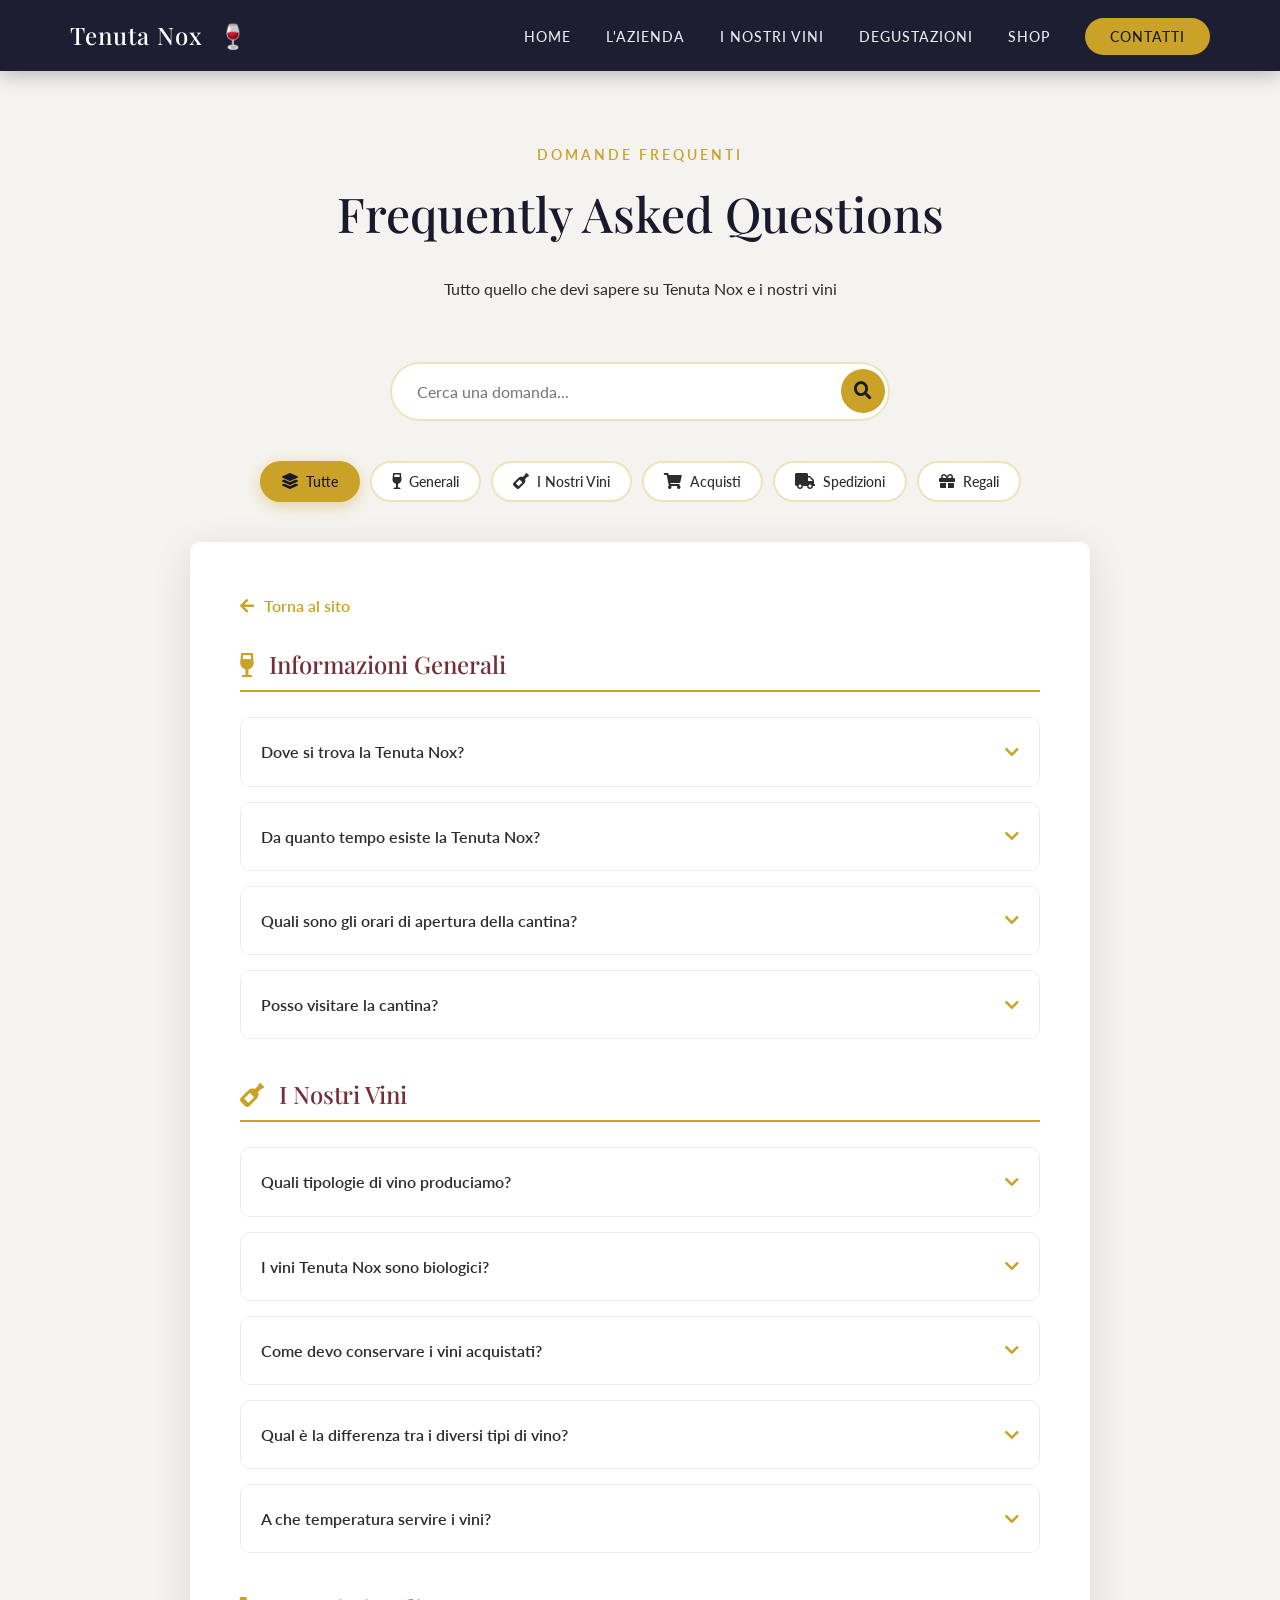
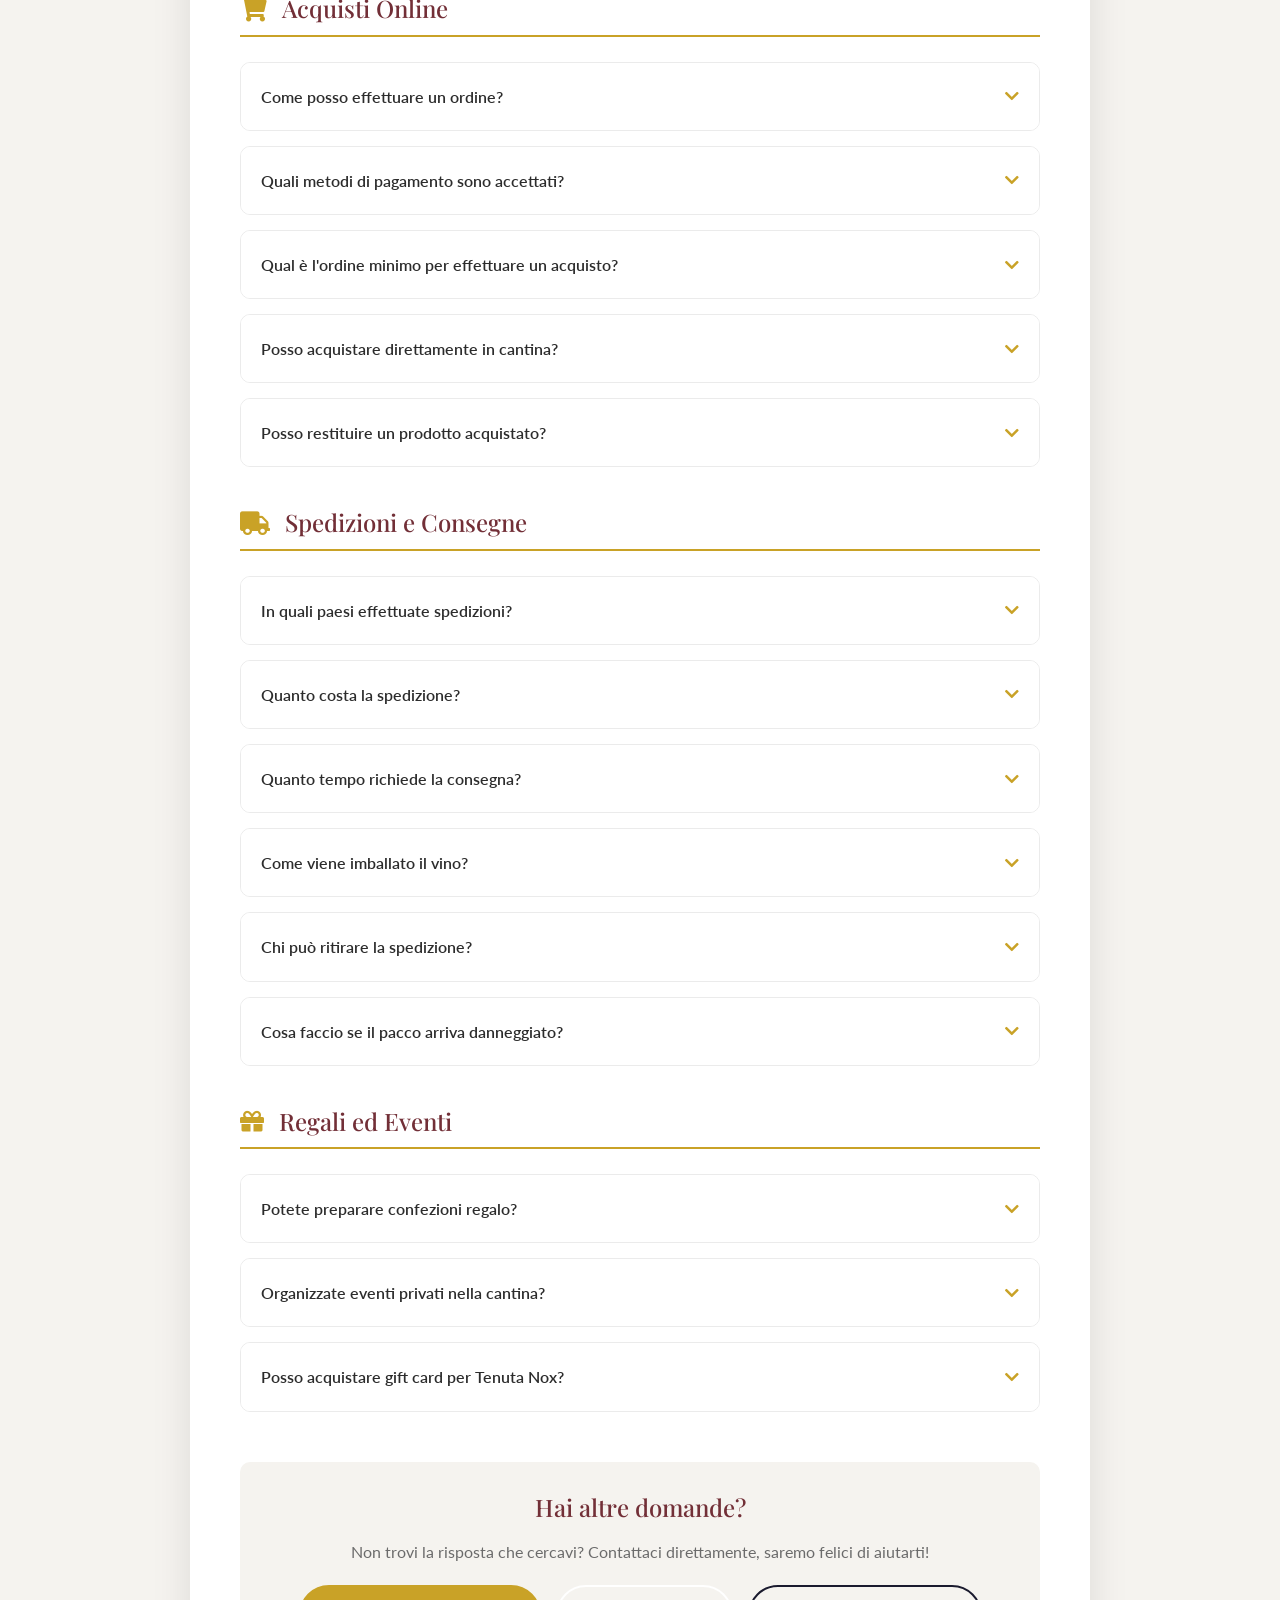
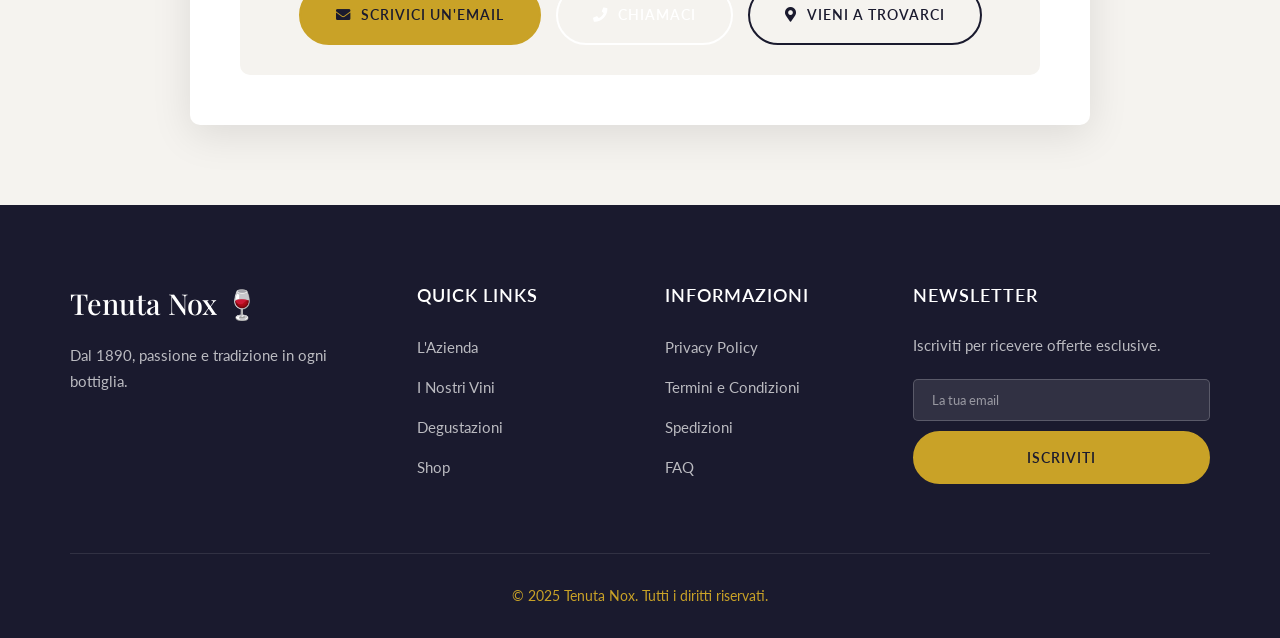
<file: faq.html>
<!DOCTYPE html>
<html lang="it">
<head>
    <meta charset="UTF-8">
    <meta name="viewport" content="width=device-width, initial-scale=1.0">
    <title>FAQ | Tenuta Nox</title>
    <link rel="stylesheet" href="style.css">
    <link rel="preconnect" href="https://fonts.googleapis.com">
    <link rel="preconnect" href="https://fonts.gstatic.com" crossorigin>
    <link href="https://fonts.googleapis.com/css2?family=Playfair+Display:ital,wght@0,400;0,500;0,600;1,400&family=Lato:wght@300;400;500&display=swap" rel="stylesheet">
    <link rel="stylesheet" href="https://use.fontawesome.com/releases/v5.3.1/css/all.css" integrity="sha384-mzrmE5qonljUremFsqc01SB46JvROS7bZs3IO2EmfFsd15uHvIt+Y8vEf7N7fWAU" crossorigin="anonymous">
    <style>
        .info-page {
            padding: 140px 0 80px;
            background: var(--bg-cream);
            min-height: 100vh;
        }
        
        .info-page-header {
            text-align: center;
            margin-bottom: 60px;
        }
        
        .info-page-header .section-subtitle {
            text-align: center;
        }
        
        .info-page-header .section-title {
            text-align: center;
            font-size: 3rem;
            margin-bottom: 30px;
        }
        
        /* Search Bar */
        .faq-search {
            max-width: 500px;
            margin: 0 auto 40px;
            position: relative;
        }
        
        .faq-search input {
            width: 100%;
            padding: 18px 50px 18px 25px;
            font-size: 1rem;
            border: 2px solid rgba(201, 162, 39, 0.3);
            border-radius: 50px;
            background: var(--white);
            transition: var(--transition);
            font-family: 'Lato', sans-serif;
        }
        
        .faq-search input:focus {
            outline: none;
            border-color: var(--primary-gold);
            box-shadow: 0 0 0 4px rgba(201, 162, 39, 0.1);
        }
        
        .faq-search button {
            position: absolute;
            right: 5px;
            top: 50%;
            transform: translateY(-50%);
            background: var(--primary-gold);
            border: none;
            width: 44px;
            height: 44px;
            border-radius: 50%;
            cursor: pointer;
            transition: var(--transition);
            color: var(--dark-blue);
        }
        
        .faq-search button:hover {
            background: var(--primary-gold-dark);
        }
        
        .faq-search button i {
            font-size: 1.1rem;
        }
        
        /* No results message */
        .faq-no-results {
            display: none;
            text-align: center;
            padding: 40px;
            color: var(--text-light);
        }
        
        .faq-no-results i {
            font-size: 3rem;
            margin-bottom: 20px;
            color: var(--primary-gold);
        }
        
        .faq-no-results h3 {
            margin-bottom: 10px;
            color: var(--text-dark);
        }
        
        /* Category Navigation */
        .faq-categories {
            display: flex;
            justify-content: center;
            flex-wrap: wrap;
            gap: 10px;
            margin-bottom: 40px;
        }
        
        .faq-category-btn {
            padding: 10px 20px;
            background: var(--white);
            border: 2px solid rgba(201, 162, 39, 0.3);
            border-radius: 25px;
            cursor: pointer;
            font-family: 'Lato', sans-serif;
            font-size: 0.9rem;
            font-weight: 500;
            color: var(--text-dark);
            transition: var(--transition);
            display: flex;
            align-items: center;
            gap: 8px;
        }
        
        .faq-category-btn:hover,
        .faq-category-btn.active {
            background: var(--primary-gold);
            border-color: var(--primary-gold);
            color: var(--dark-blue);
        }
        
        .faq-category-btn.active {
            box-shadow: 0 4px 15px rgba(201, 162, 39, 0.4);
        }
        
        .faq-category-btn i {
            font-size: 1rem;
        }
        
        .info-content {
            background: var(--white);
            padding: 50px;
            border-radius: 10px;
            box-shadow: var(--shadow);
            max-width: 900px;
            margin: 0 auto;
            position: relative;
        }
        
        .info-content .back-link {
            display: inline-flex;
            align-items: center;
            gap: 10px;
            margin-bottom: 30px;
            color: var(--primary-gold);
            font-weight: 600;
            transition: var(--transition);
        }
        
        .info-content .back-link:hover {
            color: var(--burgundy);
        }
        
        .faq-section {
            margin-bottom: 40px;
        }
        
        .faq-section h2 {
            font-family: 'Playfair Display', serif;
            font-size: 1.5rem;
            color: var(--burgundy);
            margin-bottom: 25px;
            padding-bottom: 10px;
            border-bottom: 2px solid var(--primary-gold);
            display: flex;
            align-items: center;
            gap: 15px;
        }
        
        .faq-section h2 i {
            color: var(--primary-gold);
        }
        
        .faq-item {
            margin-bottom: 15px;
            border: 1px solid rgba(0,0,0,0.08);
            border-radius: 10px;
            overflow: hidden;
            transition: var(--transition);
        }
        
        .faq-item:hover {
            border-color: rgba(201, 162, 39, 0.3);
            box-shadow: 0 4px 15px rgba(0, 0, 0, 0.05);
        }
        
        .faq-item.highlight {
            border-color: var(--primary-gold);
            background: rgba(201, 162, 39, 0.03);
        }
        
        .faq-question {
            padding: 20px;
            background: var(--white);
            cursor: pointer;
            display: flex;
            justify-content: space-between;
            align-items: center;
            font-weight: 600;
            color: var(--text-dark);
            transition: var(--transition);
        }
        
        .faq-question:hover {
            background: var(--bg-light);
        }
        
        .faq-question span {
            flex: 1;
            padding-right: 15px;
        }
        
        .faq-question i {
            color: var(--primary-gold);
            transition: var(--transition);
            flex-shrink: 0;
        }
        
        .faq-item.active .faq-question i {
            transform: rotate(180deg);
        }
        
        .faq-answer {
            padding: 0 20px;
            max-height: 0;
            overflow: hidden;
            transition: all 0.4s ease;
            background: var(--bg-light);
        }
        
        .faq-item.active .faq-answer {
            padding: 20px;
            max-height: 500px;
        }
        
        .faq-answer p {
            color: var(--text-dark);
            line-height: 1.8;
            margin-bottom: 15px;
        }
        
        .faq-answer p:last-child {
            margin-bottom: 0;
        }
        
        .faq-answer ul {
            margin: 15px 0 15px 30px;
            list-style: disc;
        }
        
        .faq-answer li {
            color: var(--text-dark);
            margin-bottom: 8px;
            line-height: 1.6;
        }
        
        .faq-answer a {
            color: var(--burgundy);
            text-decoration: underline;
        }
        
        .faq-answer a:hover {
            color: var(--primary-gold);
        }
        
        /* Helpful feedback */
        .faq-helpful {
            display: flex;
            align-items: center;
            gap: 15px;
            margin-top: 20px;
            padding-top: 20px;
            border-top: 1px solid rgba(0,0,0,0.1);
            opacity: 0;
            transition: var(--transition);
        }
        
        .faq-item.active .faq-helpful {
            opacity: 1;
        }
        
        .faq-helpful span {
            font-size: 0.9rem;
            color: var(--text-light);
        }
        
        .faq-helpful-btn {
            padding: 8px 16px;
            background: var(--white);
            border: 1px solid rgba(0,0,0,0.2);
            border-radius: 20px;
            cursor: pointer;
            font-size: 0.85rem;
            font-family: 'Lato', sans-serif;
            transition: var(--transition);
            display: flex;
            align-items: center;
            gap: 5px;
        }
        
        .faq-helpful-btn:hover {
            border-color: var(--primary-gold);
            background: rgba(201, 162, 39, 0.1);
        }
        
        .faq-helpful-btn.active {
            background: var(--primary-gold);
            border-color: var(--primary-gold);
            color: var(--dark-blue);
        }
        
        /* Back to top button */
        .back-to-top {
            position: fixed;
            bottom: 30px;
            right: 30px;
            width: 50px;
            height: 50px;
            background: var(--burgundy);
            color: var(--white);
            border: none;
            border-radius: 50%;
            cursor: pointer;
            opacity: 0;
            visibility: hidden;
            transition: var(--transition);
            box-shadow: var(--shadow);
            z-index: 1000;
            display: flex;
            align-items: center;
            justify-content: center;
        }
        
        .back-to-top.visible {
            opacity: 1;
            visibility: visible;
        }
        
        .back-to-top:hover {
            background: var(--primary-gold);
            transform: translateY(-5px);
        }
        
        .back-to-top i {
            font-size: 1.2rem;
        }
        
        .faq-contact {
            background: var(--bg-cream);
            padding: 30px;
            border-radius: 10px;
            text-align: center;
            margin-top: 50px;
        }
        
        .faq-contact h3 {
            font-family: 'Playfair Display', serif;
            font-size: 1.5rem;
            color: var(--burgundy);
            margin-bottom: 15px;
        }
        
        .faq-contact p {
            color: var(--text-light);
            margin-bottom: 20px;
        }
        
        .faq-contact-buttons {
            display: flex;
            gap: 15px;
            justify-content: center;
            flex-wrap: wrap;
        }
        
        @media (max-width: 768px) {
            .info-content {
                padding: 30px 20px;
            }
            
            .info-page-header .section-title {
                font-size: 2.2rem;
            }
            
            .faq-search {
                padding: 0 10px;
            }
            
            .faq-categories {
                gap: 8px;
            }
            
            .faq-category-btn {
                padding: 8px 15px;
                font-size: 0.85rem;
            }
            
            .faq-category-btn i {
                display: none;
            }
            
            .faq-question {
                padding: 15px;
                font-size: 0.95rem;
            }
            
            .faq-item.active .faq-answer {
                padding: 15px;
            }
            
            .faq-contact-buttons {
                flex-direction: column;
                align-items: center;
            }
            
            .back-to-top {
                bottom: 20px;
                right: 20px;
                width: 44px;
                height: 44px;
            }
        }
    </style>
</head>
<body>
    <!-- Navigation -->
    <nav class="main-nav scrolled">
        <div class="nav-container">
            <a href="index.html" class="nav-logo">
                Tenuta Nox <span class="logo-icon">🍷</span>
            </a>
            <ul class="nav-menu">
                <li><a href="index.html#home" class="nav-link">Home</a></li>
                <li><a href="index.html#azienda" class="nav-link">L'Azienda</a></li>
                <li><a href="index.html#vini" class="nav-link">I Nostri Vini</a></li>
                <li><a href="index.html#degustazioni" class="nav-link">Degustazioni</a></li>
                <li><a href="index.html#shop" class="nav-link">Shop</a></li>
                <li><a href="index.html#contatti" class="nav-link nav-cta">Contatti</a></li>
            </ul>
            <button class="nav-toggle" aria-label="Menu">
                <span></span>
                <span></span>
                <span></span>
            </button>
        </div>
    </nav>

    <!-- FAQ Content -->
    <section class="info-page">
        <div class="container">
            <div class="info-page-header">
                <span class="section-subtitle">Domande Frequenti</span>
                <h1 class="section-title">Frequently Asked Questions</h1>
                <p>Tutto quello che devi sapere su Tenuta Nox e i nostri vini</p>
            </div>
            
            <!-- Search Bar -->
            <div class="faq-search">
                <input type="text" id="faq-search-input" placeholder="Cerca una domanda..." aria-label="Cerca nelle FAQ">
                <button type="button" aria-label="Cerca">
                    <i class="fas fa-search"></i>
                </button>
            </div>
            
            <!-- Category Navigation -->
            <div class="faq-categories">
                <button class="faq-category-btn active" data-category="all">
                    <i class="fas fa-layer-group"></i> Tutte
                </button>
                <button class="faq-category-btn" data-category="general">
                    <i class="fas fa-wine-glass-alt"></i> Generali
                </button>
                <button class="faq-category-btn" data-category="vini">
                    <i class="fas fa-wine-bottle"></i> I Nostri Vini
                </button>
                <button class="faq-category-btn" data-category="shop">
                    <i class="fas fa-shopping-cart"></i> Acquisti
                </button>
                <button class="faq-category-btn" data-category="spedizioni">
                    <i class="fas fa-truck"></i> Spedizioni
                </button>
                <button class="faq-category-btn" data-category="eventi">
                    <i class="fas fa-gift"></i> Regali
                </button>
            </div>
            
            <!-- No Results Message -->
            <div class="faq-no-results" id="faq-no-results">
                <i class="fas fa-search"></i>
                <h3>Nessun risultato trovato</h3>
                <p>Prova a modificare la tua ricerca o sfoglia le categorie qui sopra.</p>
            </div>
            
            <div class="info-content" id="faq-content">
                <a href="index.html" class="back-link">
                    <i class="fas fa-arrow-left"></i> Torna al sito
                </a>
                
                <!-- General Questions -->
                <div class="faq-section" data-category="general">
                    <h2><i class="fas fa-wine-glass-alt"></i> Informazioni Generali</h2>
                    
                    <div class="faq-item" data-keywords="posizione dove si trova indirizzo">
                        <div class="faq-question">
                            <span>Dove si trova la Tenuta Nox?</span>
                            <i class="fas fa-chevron-down"></i>
                        </div>
                        <div class="faq-answer">
                            <p>La Tenuta Nox si trova nel cuore delle colline di Alba, in provincia di Cuneo, Piemonte. Il nostro indirizzo è Via delle Vigne, 123, 12050 Alba (CN). La cantina è immersa in un paesaggio collinare ideale per la coltivazione delle uve, a pochi chilometri dal centro storico di Alba.</p>
                            <div class="faq-helpful">
                                <span>Questa risposta è stata utile?</span>
                                <button class="faq-helpful-btn" data-value="yes"><i class="fas fa-thumbs-up"></i> Sì</button>
                                <button class="faq-helpful-btn" data-value="no"><i class="fas fa-thumbs-down"></i> No</button>
                            </div>
                        </div>
                    </div>
                    
                    <div class="faq-item" data-keywords="storia anno fondazione 1890 famiglia generazioni">
                        <div class="faq-question">
                            <span>Da quanto tempo esiste la Tenuta Nox?</span>
                            <i class="fas fa-chevron-down"></i>
                        </div>
                        <div class="faq-answer">
                            <p>La Tenuta Nox è stata fondata nel 1890 dalla famiglia Nox. Da oltre quattro generazioni, coltiviamo con passione e dedizione le nostre viti, tramandando di padre in figlio i segreti della vinificazione e il profondo rispetto per il territorio.</p>
                            <div class="faq-helpful">
                                <span>Questa risposta è stata utile?</span>
                                <button class="faq-helpful-btn" data-value="yes"><i class="fas fa-thumbs-up"></i> Sì</button>
                                <button class="faq-helpful-btn" data-value="no"><i class="fas fa-thumbs-down"></i> No</button>
                            </div>
                        </div>
                    </div>
                    
                    <div class="faq-item" data-keywords="orari apertura lunedì martedì mercoledì giovedì venerdì sabato domenica chiusura">
                        <div class="faq-question">
                            <span>Quali sono gli orari di apertura della cantina?</span>
                            <i class="fas fa-chevron-down"></i>
                        </div>
                        <div class="faq-answer">
                            <p>La nostra cantina è aperta al pubblico con i seguenti orari:</p>
                            <ul>
                                <li><strong>Lunedì - Venerdì:</strong> 9:00-12:30 e 14:30-18:30</li>
                                <li><strong>Sabato:</strong> 9:00-13:00</li>
                                <li><strong>Domenica:</strong> Chiuso (su prenotazione per gruppi)</li>
                            </ul>
                            <p>Consigliamo di prenotare la vostra visita in anticipo, soprattutto per i fine settimana e i periodi di festa.</p>
                            <div class="faq-helpful">
                                <span>Questa risposta è stata utile?</span>
                                <button class="faq-helpful-btn" data-value="yes"><i class="fas fa-thumbs-up"></i> Sì</button>
                                <button class="faq-helpful-btn" data-value="no"><i class="fas fa-thumbs-down"></i> No</button>
                            </div>
                        </div>
                    </div>
                    
                    <div class="faq-item" data-keywords="visita cantina tour degustazione prenotazione guidata">
                        <div class="faq-question">
                            <span>Posso visitare la cantina?</span>
                            <i class="fas fa-chevron-down"></i>
                        </div>
                        <div class="faq-answer">
                            <p>Certo! Offriamo diverse esperienze di visita alla cantina:</p>
                            <ul>
                                <li><strong>Visita Classica:</strong> Un tour guidato attraverso le nostre barricaie e cantine storiche</li>
                                <li><strong>Degustazione Classica:</strong> Assaggio di 5 vini rappresentativi della nostra produzione</li>
                                <li><strong>Degustazione Premium:</strong> Un viaggio attraverso le nostre riserve più pregiate</li>
                                <li><strong>Degustazione Gourmet:</strong> Abbinamento vini-menu preparato da uno chef locale</li>
                            </ul>
                            <p>Tutte le visite devono essere prenotate in anticipo. Visitare la sezione <a href="index.html#degustazioni">Degustazioni</a> del nostro sito per maggiori dettagli.</p>
                            <div class="faq-helpful">
                                <span>Questa risposta è stata utile?</span>
                                <button class="faq-helpful-btn" data-value="yes"><i class="fas fa-thumbs-up"></i> Sì</button>
                                <button class="faq-helpful-btn" data-value="no"><i class="fas fa-thumbs-down"></i> No</button>
                            </div>
                        </div>
                    </div>
                </div>
                
                <!-- Products Questions -->
                <div class="faq-section" data-category="vini">
                    <h2><i class="fas fa-wine-bottle"></i> I Nostri Vini</h2>
                    
                    <div class="faq-item" data-keywords="tipologie vini rossi bianchi spumanti passiti barbera nebbiolo chardonnay moscato">
                        <div class="faq-question">
                            <span>Quali tipologie di vino produciamo?</span>
                            <i class="fas fa-chevron-down"></i>
                        </div>
                        <div class="faq-answer">
                            <p>La Tenuta Nox produce un'ampia gamma di vini per soddisfare ogni gusto:</p>
                            <ul>
                                <li><strong>Vini Rossi:</strong> Tenuta Nox DOC, Riserva Speciale, Barbera d'Asti, Nebbiolo d'Alba</li>
                                <li><strong>Vini Bianchi:</strong> Chardonnay Tenuta Nox, Sauvignon Blanc, Roero Arneis, Moscato d'Asti</li>
                                <li><strong>Spumanti:</strong> Brut Millesimato, Rosé Brut, Extra Dry</li>
                                <li><strong>Passiti:</strong> Moscato Passito, Malvasia Passita, Vin Santo</li>
                            </ul>
                            <div class="faq-helpful">
                                <span>Questa risposta è stata utile?</span>
                                <button class="faq-helpful-btn" data-value="yes"><i class="fas fa-thumbs-up"></i> Sì</button>
                                <button class="faq-helpful-btn" data-value="no"><i class="fas fa-thumbs-down"></i> No</button>
                            </div>
                        </div>
                    </div>
                    
                    <div class="faq-item" data-keywords="biologico bio certificato sostenibile ambiente">
                        <div class="faq-question">
                            <span>I vini Tenuta Nox sono biologici?</span>
                            <i class="fas fa-chevron-down"></i>
                        </div>
                        <div class="faq-answer">
                            <p>Sì! La nostra linea "Bio" è certificata biologica. Coltiviamo le nostre uve Bio secondo i rigidi regolamenti europei, evitando pesticidi e fertilizzanti chimici di sintesi. Inoltre, offriamo una <strong>Degustazione Bio</strong> dedicata proprio a questi vini, dove potrete scoprire i nostri vitigni coltivati con metodi sostenibili e rispettosi dell'ambiente.</p>
                            <div class="faq-helpful">
                                <span>Questa risposta è stata utile?</span>
                                <button class="faq-helpful-btn" data-value="yes"><i class="fas fa-thumbs-up"></i> Sì</button>
                                <button class="faq-helpful-btn" data-value="no"><i class="fas fa-thumbs-down"></i> No</button>
                            </div>
                        </div>
                    </div>
                    
                    <div class="faq-item" data-keywords="conservare vino cantina temperatura umidità posizione">
                        <div class="faq-question">
                            <span>Come devo conservare i vini acquistati?</span>
                            <i class="fas fa-chevron-down"></i>
                        </div>
                        <div class="faq-answer">
                            <p>Per una conservazione ottimale dei vini, consigliamo:</p>
                            <ul>
                                <li><strong>Temperatura:</strong> Tra i 12-15°C, costante e lontano da fonti di calore</li>
                                <li><strong>Umidità:</strong> Tra il 65-75% per mantenere i tappi in condizioni ideali</li>
                                <li><strong>Luce:</strong> Tenere al riparo dalla luce diretta del sole e da lampade intense</li>
                                <li><strong>Posizione:</strong> Bottiglie di vino rosso coricate, vini bianchi in posizione verticale</li>
                                <li><strong>Quietud:</strong> Evitare vibrazioni frequenti</li>
                            </ul>
                            <p>Per vini da lungo invecchiamento, una cantina climatizzata è l'ideale.</p>
                            <div class="faq-helpful">
                                <span>Questa risposta è stata utile?</span>
                                <button class="faq-helpful-btn" data-value="yes"><i class="fas fa-thumbs-up"></i> Sì</button>
                                <button class="faq-helpful-btn" data-value="no"><i class="fas fa-thumbs-down"></i> No</button>
                            </div>
                        </div>
                    </div>
                    
                    <div class="faq-item" data-keywords="differenza tipi rosso bianco spumante passito tannini acidità">
                        <div class="faq-question">
                            <span>Qual è la differenza tra i diversi tipi di vino?</span>
                            <i class="fas fa-chevron-down"></i>
                        </div>
                        <div class="faq-answer">
                            <p>Ecco una breve guida:</p>
                            <ul>
                                <li><strong>Vini Rossi:</strong> Fermentati con le bucce, hanno tannicità e colore. Ideali con carni, formaggi stagionati e piatti strutturati.</li>
                                <li><strong>Vini Bianchi:</strong> Fermentati senza bucce (o con breve contatto), sono freschi e aromatici. Perfetti con pesce, verdure e formaggi freschi.</li>
                                <li><strong>Spumanti:</strong> Hanno bollicine naturali da seconda fermentazione. L'Extra Dry è più dolce, il Brut è più secco.</li>
                                <li><strong>Passiti:</strong> Vini dolci da uve appassite. Ideali con dessert, formaggi erborinati o come vino da meditazione.</li>
                            </ul>
                            <div class="faq-helpful">
                                <span>Questa risposta è stata utile?</span>
                                <button class="faq-helpful-btn" data-value="yes"><i class="fas fa-thumbs-up"></i> Sì</button>
                                <button class="faq-helpful-btn" data-value="no"><i class="fas fa-thumbs-down"></i> No</button>
                            </div>
                        </div>
                    </div>
                    
                    <div class="faq-item" data-keywords="temperatura servizio freddo fresco temperatura ambiente">
                        <div class="faq-question">
                            <span>A che temperatura servire i vini?</span>
                            <i class="fas fa-chevron-down"></i>
                        </div>
                        <div class="faq-answer">
                            <p>Le temperature di servizio consigliate variano in base al tipo di vino:</p>
                            <ul>
                                <li><strong>Spumanti e Bianchi freschi:</strong> 6-8°C</li>
                                <li><strong>Bianchi strutturati:</strong> 10-12°C</li>
                                <li><strong>Vini rosati:</strong> 10-12°C</li>
                                <li><strong>Vini rossi giovani:</strong> 14-16°C</li>
                                <li><strong>Vini rossi invecchiati:</strong> 16-18°C</li>
                                <li><strong>Passiti:</strong> 10-12°C</li>
                            </ul>
                            <p>È sempre meglio servire il vino troppo fresco che troppo caldo: potete sempre lasciarlo "respirare" per raggiungere la temperatura ideale.</p>
                            <div class="faq-helpful">
                                <span>Questa risposta è stata utile?</span>
                                <button class="faq-helpful-btn" data-value="yes"><i class="fas fa-thumbs-up"></i> Sì</button>
                                <button class="faq-helpful-btn" data-value="no"><i class="fas fa-thumbs-down"></i> No</button>
                            </div>
                        </div>
                    </div>
                </div>
                
                <!-- Online Shop Questions -->
                <div class="faq-section" data-category="shop">
                    <h2><i class="fas fa-shopping-cart"></i> Acquisti Online</h2>
                    
                    <div class="faq-item" data-keywords="ordine acquistare come fare procedura checkout">
                        <div class="faq-question">
                            <span>Come posso effettuare un ordine?</span>
                            <i class="fas fa-chevron-down"></i>
                        </div>
                        <div class="faq-answer">
                            <p>Acquistare sul nostro shop online è semplice:</p>
                            <ul>
                                <li>Sfoglia il catalogo e aggiungi i prodotti al carrello</li>
                                <li>Registrati o accedi al tuo account</li>
                                <li>Seleziona l'indirizzo di consegna</li>
                                <li>Scegli il metodo di pagamento preferito</li>
                                <li>Conferma l'ordine</li>
                            </ul>
                            <p>Riceverai una email di conferma con tutti i dettagli dell'ordine e il tracciamento della spedizione.</p>
                            <div class="faq-helpful">
                                <span>Questa risposta è stata utile?</span>
                                <button class="faq-helpful-btn" data-value="yes"><i class="fas fa-thumbs-up"></i> Sì</button>
                                <button class="faq-helpful-btn" data-value="no"><i class="fas fa-thumbs-down"></i> No</button>
                            </div>
                        </div>
                    </div>
                    
                    <div class="faq-item" data-keywords="pagamento carta credito paypal bonifico contrassegno metodi">
                        <div class="faq-question">
                            <span>Quali metodi di pagamento sono accettati?</span>
                            <i class="fas fa-chevron-down"></i>
                        </div>
                        <div class="faq-answer">
                            <p>Accettiamo i seguenti metodi di pagamento:</p>
                            <ul>
                                <li><strong>Carte di credito/debito:</strong> Visa, Mastercard, American Express</li>
                                <li><strong>PayPal:</strong> Per pagamenti rapidi e sicuri</li>
                                <li><strong>Bonifico bancario:</strong> Le coordinate bancarie saranno inviate via email</li>
                                <li><strong>Contrassegno:</strong> Pagamento alla consegna (solo Italia, costo aggiuntivo €3)</li>
                            </ul>
                            <p>Tutte le transazioni sono protette con crittografia SSL.</p>
                            <div class="faq-helpful">
                                <span>Questa risposta è stata utile?</span>
                                <button class="faq-helpful-btn" data-value="yes"><i class="fas fa-thumbs-up"></i> Sì</button>
                                <button class="faq-helpful-btn" data-value="no"><i class="fas fa-thumbs-down"></i> No</button>
                            </div>
                        </div>
                    </div>
                    
                    <div class="faq-item" data-keywords="ordine minimo importo limite">
                        <div class="faq-question">
                            <span>Qual è l'ordine minimo per effettuare un acquisto?</span>
                            <i class="fas fa-chevron-down"></i>
                        </div>
                        <div class="faq-answer">
                            <p>Non c'è un importo minimo per gli ordini online. Tuttavia, per ordini inferiori a €50 in Italia, viene applicata una tariffa di spedizione di €9,90. Ricorda che la spedizione è gratuita per ordini superiori a €150 in Italia!</p>
                            <div class="faq-helpful">
                                <span>Questa risposta è stata utile?</span>
                                <button class="faq-helpful-btn" data-value="yes"><i class="fas fa-thumbs-up"></i> Sì</button>
                                <button class="faq-helpful-btn" data-value="no"><i class="fas fa-thumbs-down"></i> No</button>
                            </div>
                        </div>
                    </div>
                    
                    <div class="faq-item" data-keywords="acquisto diretto in cantina ritirare prodotti">
                        <div class="faq-question">
                            <span>Posso acquistare direttamente in cantina?</span>
                            <i class="fas fa-chevron-down"></i>
                        </div>
                        <div class="faq-answer">
                            <p>Sì, è possibile acquistare direttamente presso la nostra cantina. Potrete vedere e scegliere personalmente i nostri vini, e i nostri esperti saranno a disposizione per consigliarvi. Inoltre, riserviamo spesso edizioni speciali disponibili solo in cantina!</p>
                            <p>Durante la visita, potete anche ritirare gli ordini online effettuati in precedenza, selezionando l'opzione "Ritiro in Cantina" al checkout.</p>
                            <div class="faq-helpful">
                                <span>Questa risposta è stata utile?</span>
                                <button class="faq-helpful-btn" data-value="yes"><i class="fas fa-thumbs-up"></i> Sì</button>
                                <button class="faq-helpful-btn" data-value="no"><i class="fas fa-thumbs-down"></i> No</button>
                            </div>
                        </div>
                    </div>
                    
                    <div class="faq-item" data-keywords="restituire recesso rimborso 14 giorni">
                        <div class="faq-question">
                            <span>Posso restituire un prodotto acquistato?</span>
                            <i class="fas fa-chevron-down"></i>
                        </div>
                        <div class="faq-answer">
                            <p>In conformità con il Codice del Consumo, avete il diritto di recedere dall'acquisto entro 14 giorni dalla ricezione, senza necessità di fornire motivazioni.</p>
                            <p>Il prodotto deve essere restituito integro, nelle sue confezioni originali. Le spese di restituzione sono a carico del cliente. Provvederemo al rimborso entro 14 giorni dalla ricezione della comunicazione di recesso.</p>
                            <div class="faq-helpful">
                                <span>Questa risposta è stata utile?</span>
                                <button class="faq-helpful-btn" data-value="yes"><i class="fas fa-thumbs-up"></i> Sì</button>
                                <button class="faq-helpful-btn" data-value="no"><i class="fas fa-thumbs-down"></i> No</button>
                            </div>
                        </div>
                    </div>
                </div>
                
                <!-- Shipping Questions -->
                <div class="faq-section" data-category="spedizioni">
                    <h2><i class="fas fa-truck"></i> Spedizioni e Consegne</h2>
                    
                    <div class="faq-item" data-keywords="paesi estero germania francia austria svizzera europa internazionale">
                        <div class="faq-question">
                            <span>In quali paesi effettuate spedizioni?</span>
                            <i class="fas fa-chevron-down"></i>
                        </div>
                        <div class="faq-answer">
                            <p>Spediamo in tutta Italia e in Europa. I principali paesi serviti includono:</p>
                            <ul>
                                <li><strong>Italia:</strong> Tutte le regioni, comprese isole</li>
                                <li><strong>Europa:</strong> Germania, Francia, Austria, Svizzera, Belgio, Paesi Bassi, Lussemburgo, Regno Unito, Spagna, Portogallo, e altri paesi UE</li>
                            </ul>
                            <p>Per spedizioni extra-UE, vi preghiamo di contattarci per verificare la disponibilità e i costi.</p>
                            <div class="faq-helpful">
                                <span>Questa risposta è stata utile?</span>
                                <button class="faq-helpful-btn" data-value="yes"><i class="fas fa-thumbs-up"></i> Sì</button>
                                <button class="faq-helpful-btn" data-value="no"><i class="fas fa-thumbs-down"></i> No</button>
                            </div>
                        </div>
                    </div>
                    
                    <div class="faq-item" data-keywords="costo spedizione prezzo quanto costa gratis gratuita">
                        <div class="faq-question">
                            <span>Quanto costa la spedizione?</span>
                            <i class="fas fa-chevron-down"></i>
                        </div>
                        <div class="faq-answer">
                            <p>I costi di spedizione variano in base alla destinazione:</p>
                            <ul>
                                <li><strong>Piemonte:</strong> gratuita sopra €100</li>
                                <li><strong>Italia (escluse isole):</strong> €9,90, gratuita sopra €150</li>
                                <li><strong>Isole:</strong> €14,90, gratuita sopra €200</li>
                                <li><strong>Europa:</strong> €19,90 (gratuita sopra €250)</li>
                            </ul>
                            <p>Per dettagli completi, visitate la pagina <a href="spedizioni.html">Spedizioni</a>.</p>
                            <div class="faq-helpful">
                                <span>Questa risposta è stata utile?</span>
                                <button class="faq-helpful-btn" data-value="yes"><i class="fas fa-thumbs-up"></i> Sì</button>
                                <button class="faq-helpful-btn" data-value="no"><i class="fas fa-thumbs-down"></i> No</button>
                            </div>
                        </div>
                    </div>
                    
                    <div class="faq-item" data-keywords="tempo consegna quanto tempo giorni lavorativi">
                        <div class="faq-question">
                            <span>Quanto tempo richiede la consegna?</span>
                            <i class="fas fa-chevron-down"></i>
                        </div>
                        <div class="faq-answer">
                            <p>I tempi di consegna variano in base alla destinazione:</p>
                            <ul>
                                <li><strong>Piemonte:</strong> 24-48 ore</li>
                                <li><strong>Italia:</strong> 2-4 giorni lavorativi</li>
                                <li><strong>Isole:</strong> 3-5 giorni lavorativi</li>
                                <li><strong>Europa:</strong> 3-7 giorni lavorativi</li>
                            </ul>
                            <p>Gli ordini ricevuti entro le 14:00 vengono spediti lo stesso giorno (giorni lavorativi).</p>
                            <div class="faq-helpful">
                                <span>Questa risposta è stata utile?</span>
                                <button class="faq-helpful-btn" data-value="yes"><i class="fas fa-thumbs-up"></i> Sì</button>
                                <button class="faq-helpful-btn" data-value="no"><i class="fas fa-thumbs-down"></i> No</button>
                            </div>
                        </div>
                    </div>
                    
                    <div class="faq-item" data-keywords="imballaggio scatola protezione bottiglie confezione">
                        <div class="faq-question">
                            <span>Come viene imballato il vino?</span>
                            <i class="fas fa-chevron-down"></i>
                        </div>
                        <div class="faq-answer">
                            <p>Utilizziamo imballaggi professionali specifici per il trasporto di bottiglie di vino:</p>
                            <ul>
                                <li>Scatole di cartone rinforzato con divisori interni</li>
                                <li>Materiale ammortizzante (cartone ondulato, pluriball)</li>
                                <li>In estate: scatole isotermiche con gel refrigeranti</li>
                                <li>In inverno: materiale isolante aggiuntivo per protezione dal freddo</li>
                            </ul>
                            <p>Ogni bottiglia è singolarmente protetta per garantire l'integrità del prodotto.</p>
                            <div class="faq-helpful">
                                <span>Questa risposta è stata utile?</span>
                                <button class="faq-helpful-btn" data-value="yes"><i class="fas fa-thumbs-up"></i> Sì</button>
                                <button class="faq-helpful-btn" data-value="no"><i class="fas fa-thumbs-down"></i> No</button>
                            </div>
                        </div>
                    </div>
                    
                    <div class="faq-item" data-keywords="ritirare firma maggiore età 18 anni documento">
                        <div class="faq-question">
                            <span>Chi può ritirare la spedizione?</span>
                            <i class="fas fa-chevron-down"></i>
                        </div>
                        <div class="faq-answer">
                            <p>Per legge, la consegna di prodotti alcolici può avvenire solo a una persona maggiorenne (18+). Al momento della consegna, il corriere potrebbe richiedere un documento d'identità.</p>
                            <p>Se non sarete presenti voi, assicuratevi che ci sia un altro adulto disponibile all'indirizzo indicato, oppure richiedete la consegna presso un altro indirizzo (ufficio, casa di parenti o amici, punto di ritiro se disponibile).</p>
                            <div class="faq-helpful">
                                <span>Questa risposta è stata utile?</span>
                                <button class="faq-helpful-btn" data-value="yes"><i class="fas fa-thumbs-up"></i> Sì</button>
                                <button class="faq-helpful-btn" data-value="no"><i class="fas fa-thumbs-down"></i> No</button>
                            </div>
                        </div>
                    </div>
                    
                    <div class="faq-item" data-keywords="pacco danneggiato rotto rotto sostituzione rimborso">
                        <div class="faq-question">
                            <span>Cosa faccio se il pacco arriva danneggiato?</span>
                            <i class="fas fa-chevron-down"></i>
                        </div>
                        <div class="faq-answer">
                            <p>Nel caso in cui il pacco arrivasse danneggiato:</p>
                            <ul>
                                <li><strong>Fotografate il danno:</strong> Scattate foto del pacco danneggiato e delle bottiglie prima di aprirlo</li>
                                <li><strong>Contattateci entro 48 ore:</strong> Scrivete a info@tenutanox.it o chiamate il +39 0173 123456</li>
                                <li><strong>Conservate tutto:</strong> Tenete il pacco, l'imballaggio e il prodotto danneggiato</li>
                            </ul>
                            <p>Provvederemo alla sostituzione gratuita o al rimborso integrale.</p>
                            <div class="faq-helpful">
                                <span>Questa risposta è stata utile?</span>
                                <button class="faq-helpful-btn" data-value="yes"><i class="fas fa-thumbs-up"></i> Sì</button>
                                <button class="faq-helpful-btn" data-value="no"><i class="fas fa-thumbs-down"></i> No</button>
                            </div>
                        </div>
                    </div>
                </div>
                
                <!-- Gift and Events Questions -->
                <div class="faq-section" data-category="eventi">
                    <h2><i class="fas fa-gift"></i> Regali ed Eventi</h2>
                    
                    <div class="faq-item" data-keywords="confezione regalo confezionare pacchetto">
                        <div class="faq-question">
                            <span>Potete preparare confezioni regalo?</span>
                            <i class="fas fa-chevron-down"></i>
                        </div>
                        <div class="faq-answer">
                            <p>Sì! Offriamo un servizio di confezionamento regalo. Durante il checkout, potrete selezionare l'opzione "Confezione Regalo" che include:</p>
                            <ul>
                                <li>Scatola elegante con coperchio</li>
                                <li>Carta di risposta decorata</li>
                                <li>Fiocco e nastri Tenuta Nox</li>
                                <li>Biglietto personalizzato con il vostro messaggio</li>
                            </ul>
                            <p>Il costo del servizio è di €5 per confezione. Potete anche richiedere confezioni personalizzate per eventi speciali contattandoci direttamente.</p>
                            <div class="faq-helpful">
                                <span>Questa risposta è stata utile?</span>
                                <button class="faq-helpful-btn" data-value="yes"><i class="fas fa-thumbs-up"></i> Sì</button>
                                <button class="faq-helpful-btn" data-value="no"><i class="fas fa-thumbs-down"></i> No</button>
                            </div>
                        </div>
                    </div>
                    
                    <div class="faq-item" data-keywords="evento privato matrimonio cena gala team building gruppo">
                        <div class="faq-question">
                            <span>Organizzate eventi privati nella cantina?</span>
                            <i class="fas fa-chevron-down"></i>
                        </div>
                        <div class="faq-answer">
                            <p>Sì! La nostra cantina è disponibile per eventi privati e celebrazioni speciali:</p>
                            <ul>
                                <li><strong>Degustazioni private:</strong> Per gruppi fino a 20 persone</li>
                                <li><strong>Cene di gala:</strong> In collaborazione con chef esterni</li>
                                <li><strong>Matrimoni:</strong> Location esclusiva per ricevimenti intimi</li>
                                <li><strong>Team building aziendali:</strong> Esperienze formative e conviviali</li>
                            </ul>
                            <p>Contattateci per ricevere un preventivo personalizzato in base alle vostre esigenze.</p>
                            <div class="faq-helpful">
                                <span>Questa risposta è stata utile?</span>
                                <button class="faq-helpful-btn" data-value="yes"><i class="fas fa-thumbs-up"></i> Sì</button>
                                <button class="faq-helpful-btn" data-value="no"><i class="fas fa-thumbs-down"></i> No</button>
                            </div>
                        </div>
                    </div>
                    
                    <div class="faq-item" data-keywords="gift card regalo buono valore">
                        <div class="faq-question">
                            <span>Posso acquistare gift card per Tenuta Nox?</span>
                            <i class="fas fa-chevron-down"></i>
                        </div>
                        <div class="faq-answer">
                            <p>Sì! Le gift card Tenuta Nox sono il regalo perfetto per gli amanti del vino. Possono essere utilizzate per:</p>
                            <ul>
                                <li>Acquisti nello shop online</li>
                                <li>Degustazioni ed esperienze in cantina</li>
                                <li>Prodotti esclusivi disponibili solo in loco</li>
                            </ul>
                            <p>Le gift card sono disponibili in tagli da €25, €50, €100 e possono essere acquistate direttamente online o in cantina.</p>
                            <div class="faq-helpful">
                                <span>Questa risposta è stata utile?</span>
                                <button class="faq-helpful-btn" data-value="yes"><i class="fas fa-thumbs-up"></i> Sì</button>
                                <button class="faq-helpful-btn" data-value="no"><i class="fas fa-thumbs-down"></i> No</button>
                            </div>
                        </div>
                    </div>
                </div>
                
                <!-- Contact Section -->
                <div class="faq-contact">
                    <h3>Hai altre domande?</h3>
                    <p>Non trovi la risposta che cercavi? Contattaci direttamente, saremo felici di aiutarti!</p>
                    <div class="faq-contact-buttons">
                        <a href="mailto:info@tenutanox.it" class="btn btn-primary">
                            <i class="fas fa-envelope"></i> Scrivici un'Email
                        </a>
                        <a href="tel:+390173123456" class="btn btn-outline">
                            <i class="fas fa-phone"></i> Chiamaci
                        </a>
                        <a href="index.html#contatti" class="btn btn-outline-dark">
                            <i class="fas fa-map-marker-alt"></i> Vieni a trovarci
                        </a>
                    </div>
                </div>
            </div>
        </div>
    </section>


    <!-- Back to Top Button -->
    <button class="back-to-top" aria-label="Torna su">
        <i class="fas fa-arrow-up"></i>
    </button>

    <!-- Footer -->

    <footer class="main-footer">
        <div class="container">
            <div class="footer-grid">
                <div class="footer-brand">
                    <h3>Tenuta Nox 🍷</h3>
                    <p>Dal 1890, passione e tradizione in ogni bottiglia.</p>
                </div>
                <div class="footer-links">
                    <h4>Quick Links</h4>
                    <ul>
                        <li><a href="index.html#azienda">L'Azienda</a></li>
                        <li><a href="index.html#vini">I Nostri Vini</a></li>
                        <li><a href="index.html#degustazioni">Degustazioni</a></li>
                        <li><a href="index.html#shop">Shop</a></li>
                    </ul>
                </div>
                <div class="footer-links">
                    <h4>Informazioni</h4>
                    <ul>
                        <li><a href="privacy.html">Privacy Policy</a></li>
                        <li><a href="terminiecondizioni.html">Termini e Condizioni</a></li>
                        <li><a href="spedizioni.html">Spedizioni</a></li>
                        <li><a href="faq.html">FAQ</a></li>
                    </ul>
                </div>
                <div class="footer-newsletter">
                    <h4>Newsletter</h4>
                    <p>Iscriviti per ricevere offerte esclusive.</p>
                    <form class="newsletter-form">
                        <input type="email" placeholder="La tua email">
                        <button type="submit" class="btn btn-primary">Iscriviti</button>
                    </form>
                </div>
            </div>
            <div class="footer-bottom">
                <p>&copy; 2025 Tenuta Nox. Tutti i diritti riservati.</p>
            </div>
        </div>
    </footer>

    <script src="script.js"></script>
    <script>
        // FAQ functionality
        document.addEventListener('DOMContentLoaded', function() {
            const faqItems = document.querySelectorAll('.faq-item');
            const faqSections = document.querySelectorAll('.faq-section');
            const searchInput = document.getElementById('faq-search-input');
            const categoryBtns = document.querySelectorAll('.faq-category-btn');
            const noResults = document.getElementById('faq-no-results');
            const faqContent = document.getElementById('faq-content');
            const backToTop = document.querySelector('.back-to-top');
            
            // Accordion functionality
            faqItems.forEach(item => {
                const question = item.querySelector('.faq-question');
                
                question.addEventListener('click', () => {
                    // Close other items
                    faqItems.forEach(otherItem => {
                        if (otherItem !== item) {
                            otherItem.classList.remove('active');
                        }
                    });
                    
                    // Toggle current item
                    item.classList.toggle('active');
                });
            });
            
            // Search functionality
            searchInput.addEventListener('input', function() {
                const searchTerm = this.value.toLowerCase().trim();
                filterFAQs(searchTerm, getActiveCategory());
            });
            
            // Category filtering
            categoryBtns.forEach(btn => {
                btn.addEventListener('click', function() {
                    // Update active button
                    categoryBtns.forEach(b => b.classList.remove('active'));
                    this.classList.add('active');
                    
                    // Filter
                    const searchTerm = searchInput.value.toLowerCase().trim();
                    filterFAQs(searchTerm, this.dataset.category);
                });
            });
            
            function getActiveCategory() {
                const activeBtn = document.querySelector('.faq-category-btn.active');
                return activeBtn ? activeBtn.dataset.category : 'all';
            }
            
            function filterFAQs(searchTerm, category) {
                let visibleCount = 0;
                let visibleSections = new Set();
                
                faqItems.forEach(item => {
                    const itemCategory = item.closest('.faq-section').dataset.category;
                    const question = item.querySelector('.faq-question span').textContent.toLowerCase();
                    const answer = item.querySelector('.faq-answer').textContent.toLowerCase();
                    const keywords = item.dataset.keywords ? item.dataset.keywords.toLowerCase() : '';
                    
                    const matchesCategory = category === 'all' || itemCategory === category;
                    const matchesSearch = searchTerm === '' || 
                                        question.includes(searchTerm) || 
                                        answer.includes(searchTerm) ||
                                        keywords.includes(searchTerm);
                    
                    if (matchesCategory && matchesSearch) {
                        item.style.display = 'block';
                        visibleCount++;
                        visibleSections.add(itemCategory);
                    } else {
                        item.style.display = 'none';
                        item.classList.remove('active');
                    }
                });
                
                // Show/hide sections based on visible items
                faqSections.forEach(section => {
                    const sectionCategory = section.dataset.category;
                    const hasVisibleItems = Array.from(section.querySelectorAll('.faq-item')).some(item => item.style.display !== 'none');
                    
                    if (category === 'all' || sectionCategory === category) {
                        section.style.display = hasVisibleItems ? 'block' : 'none';
                    } else {
                        section.style.display = 'none';
                    }
                });
                
                // Show/hide no results message
                if (searchTerm !== '' && visibleCount === 0) {
                    noResults.style.display = 'block';
                    faqContent.style.display = 'none';
                } else {
                    noResults.style.display = 'none';
                    faqContent.style.display = 'block';
                }
            }
            
            // Helpful feedback buttons
            document.querySelectorAll('.faq-helpful-btn').forEach(btn => {
                btn.addEventListener('click', function(e) {
                    e.stopPropagation();
                    const helpfulDiv = this.closest('.faq-helpful');
                    const parentItem = this.closest('.faq-item');
                    
                    // Only allow one feedback per question
                    if (helpfulDiv.querySelector('.faq-helpful-btn.active')) {
                        return;
                    }
                    
                    this.classList.add('active');
                    
                    // Visual feedback
                    helpfulDiv.innerHTML = '<span style="color: var(--primary-gold);"><i class="fas fa-check"></i> Grazie per il tuo feedback!</span>';
                    
                    // Here you could send the feedback to a server
                    console.log('Feedback ricevuto:', {
                        question: parentItem.querySelector('.faq-question span').textContent,
                        helpful: this.dataset.value
                    });
                });
            });
            
            // Back to top button visibility
            window.addEventListener('scroll', function() {
                if (window.pageYOffset > 300) {
                    backToTop.classList.add('visible');
                } else {
                    backToTop.classList.remove('visible');
                }
            });
            
            // Back to top click handler
            if (backToTop) {
                backToTop.addEventListener('click', function() {
                    window.scrollTo({
                        top: 0,
                        behavior: 'smooth'
                    });
                });
            }
        });
    </script>
</body>
</html>
</file>
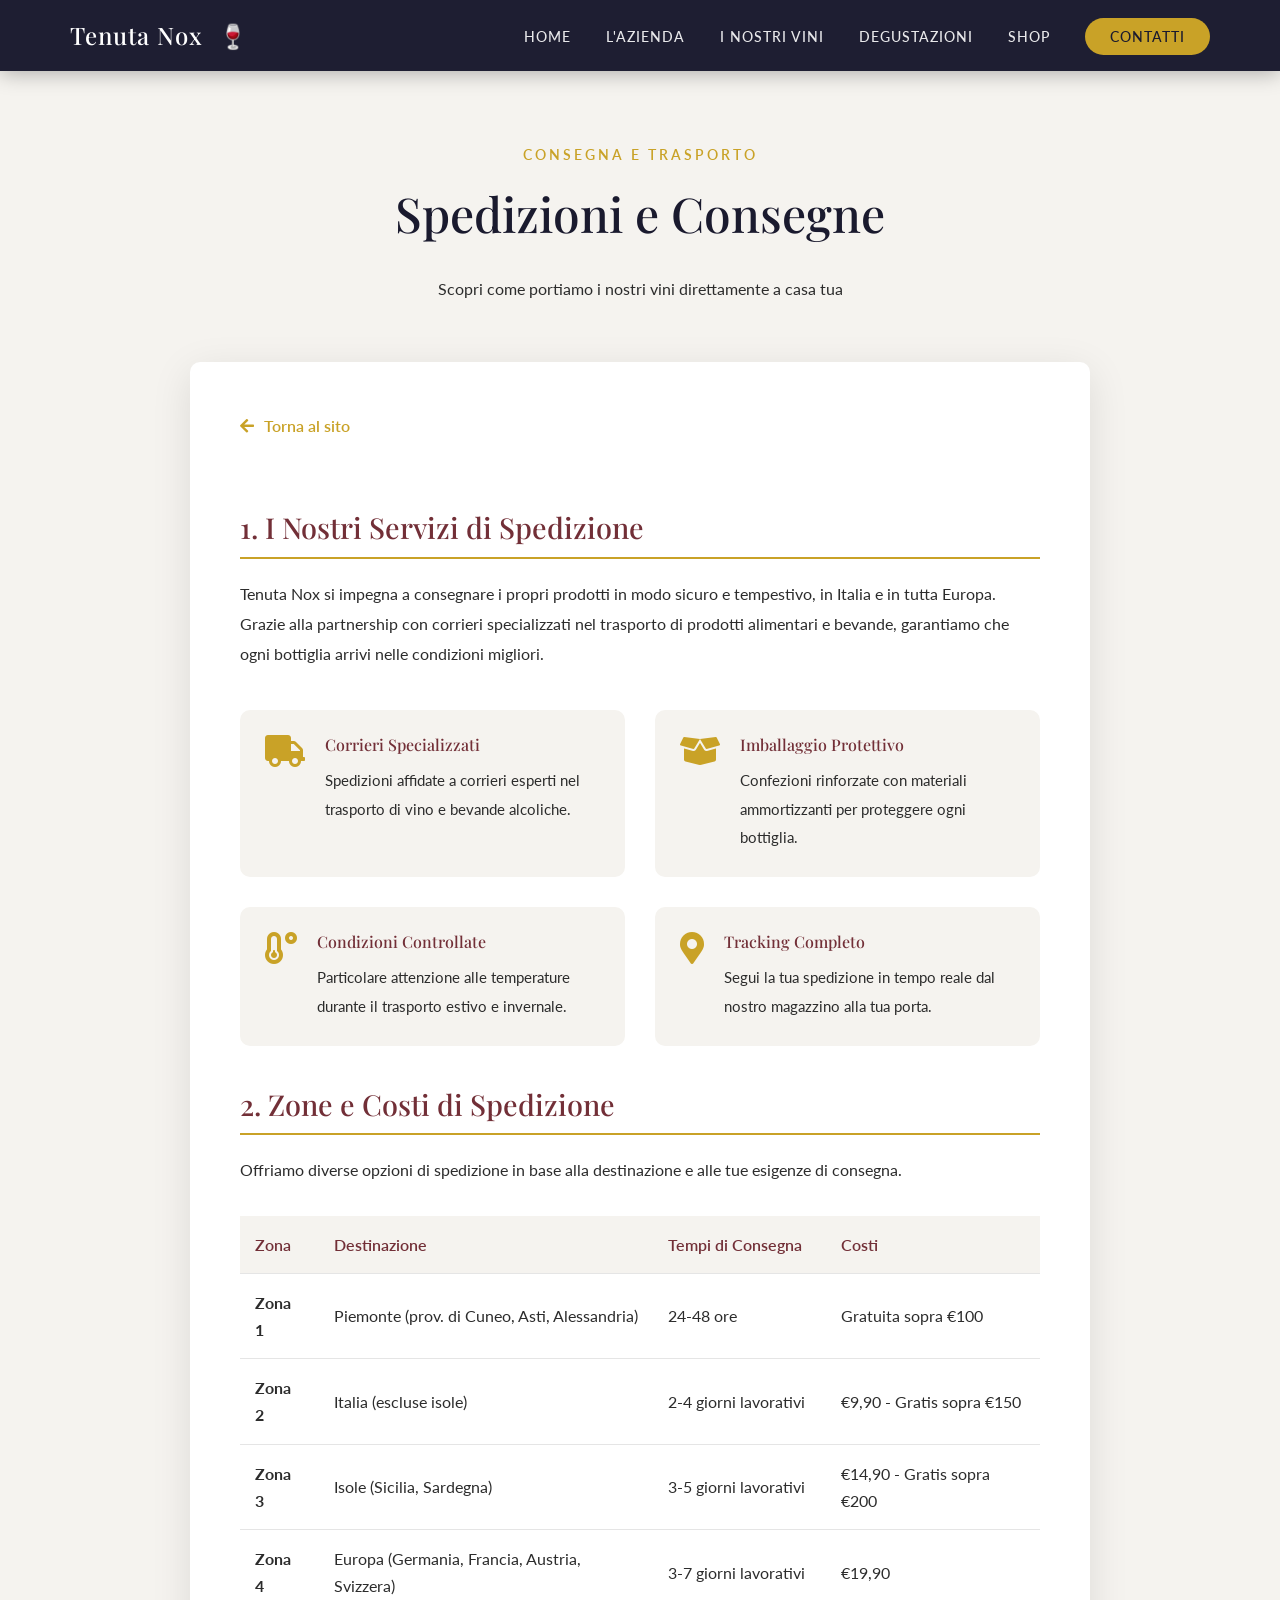
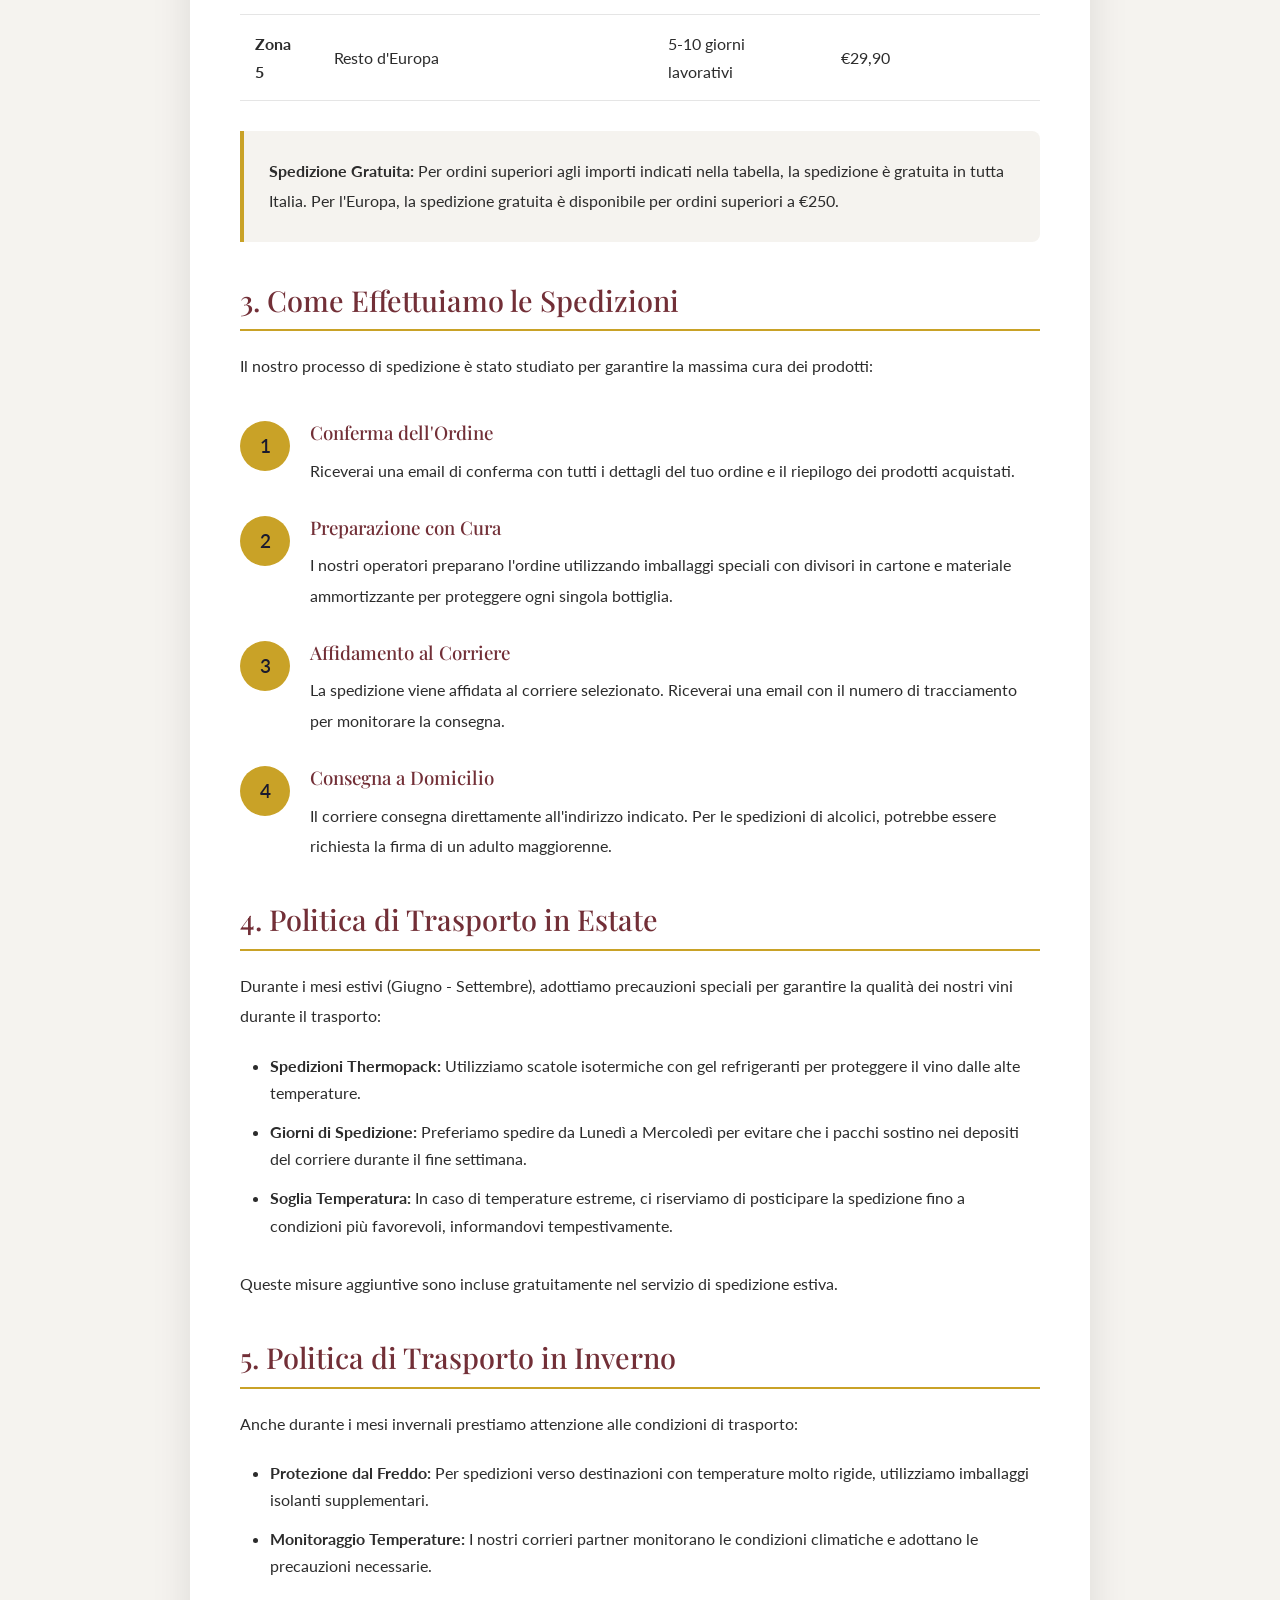
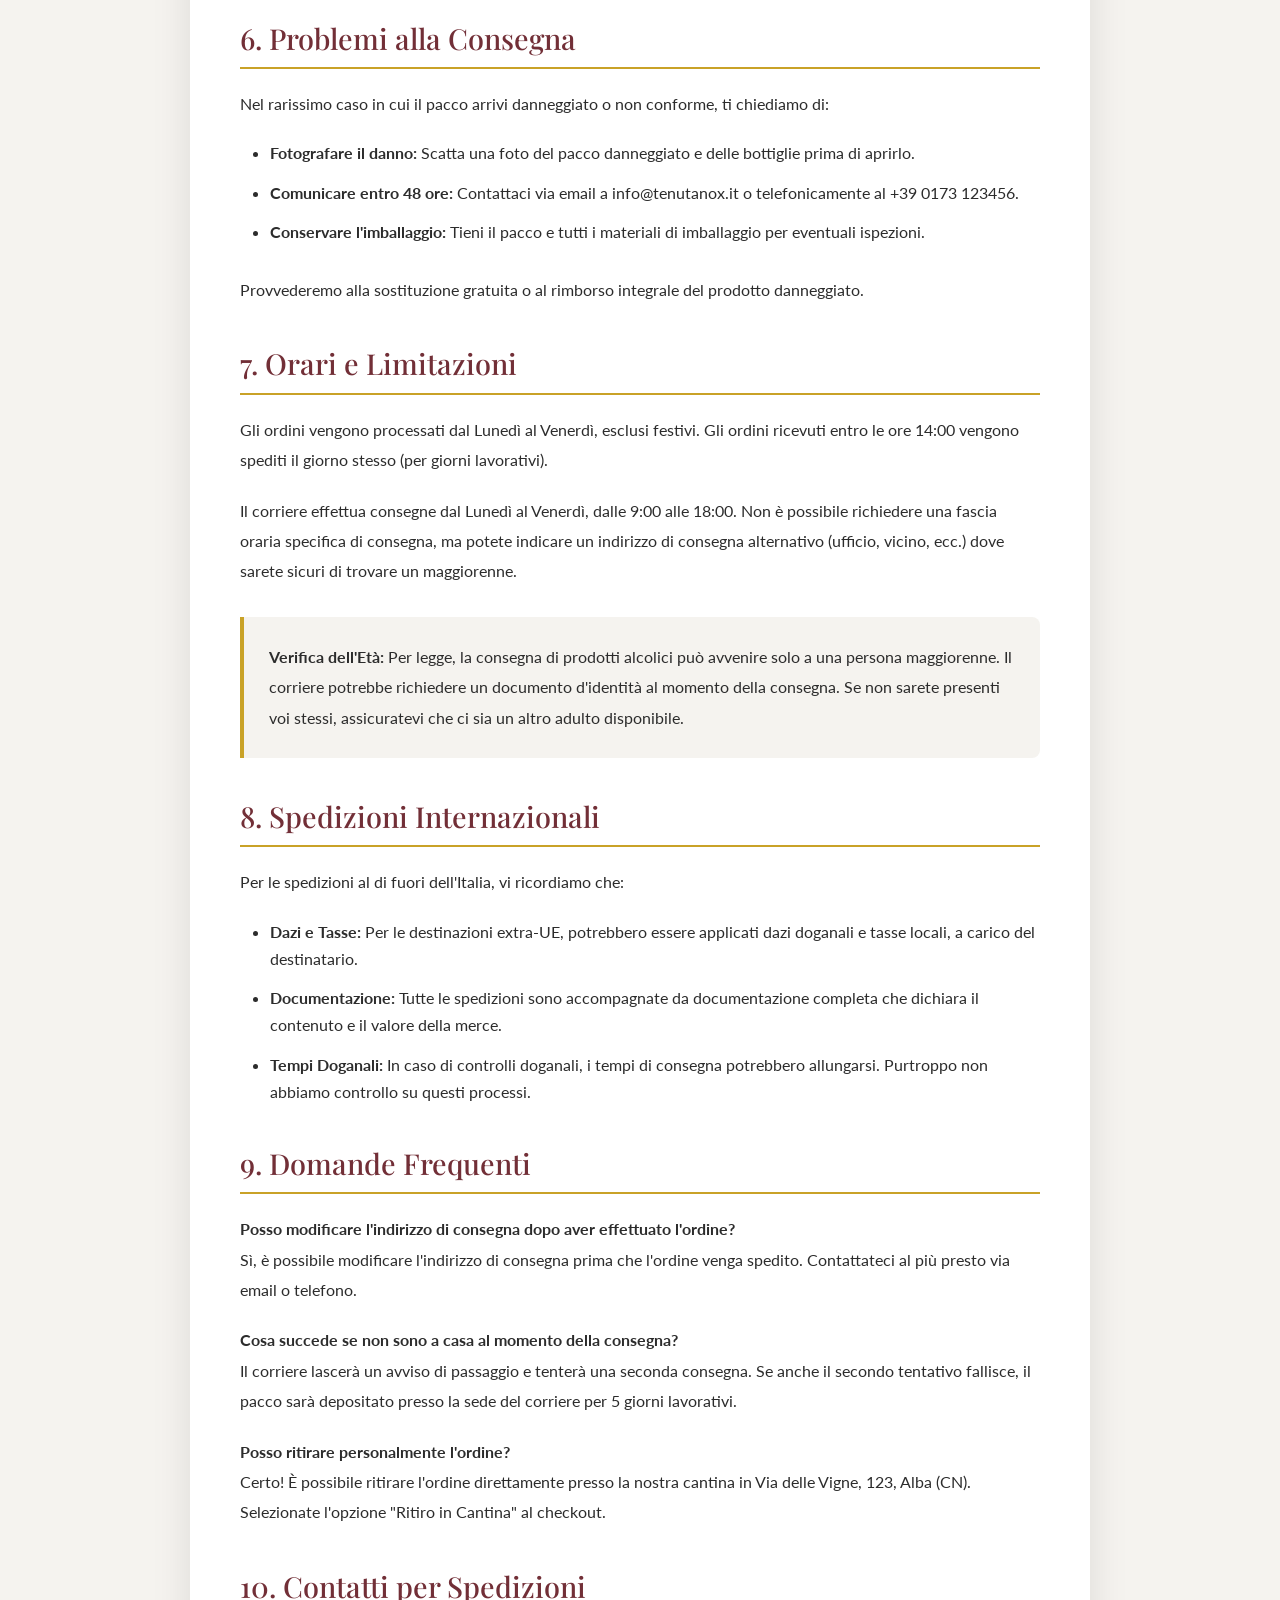
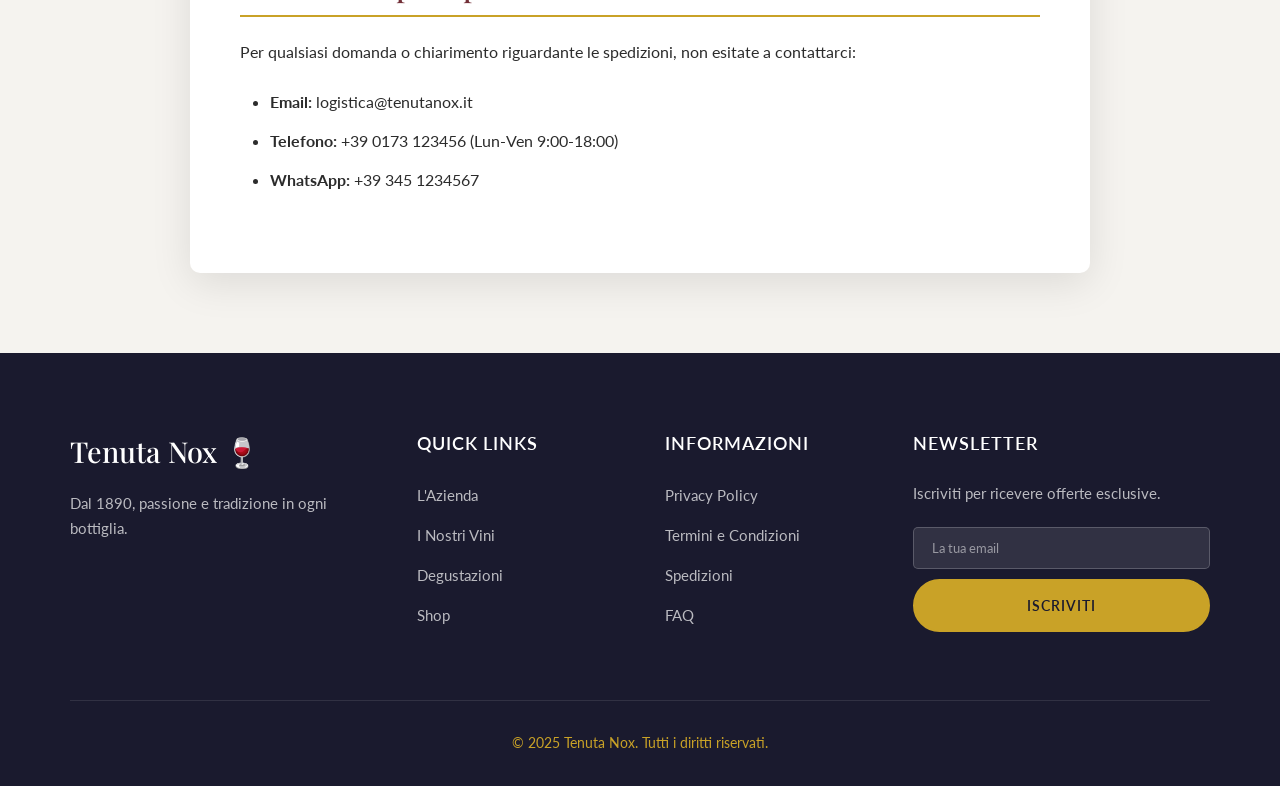
<file: spedizioni.html>
<!DOCTYPE html>
<html lang="it">
<head>
    <meta charset="UTF-8">
    <meta name="viewport" content="width=device-width, initial-scale=1.0">
    <title>Spedizioni | Tenuta Nox</title>
    <link rel="stylesheet" href="style.css">
    <link rel="preconnect" href="https://fonts.googleapis.com">
    <link rel="preconnect" href="https://fonts.gstatic.com" crossorigin>
    <link href="https://fonts.googleapis.com/css2?family=Playfair+Display:ital,wght@0,400;0,500;0,600;1,400&family=Lato:wght@300;400;500&display=swap" rel="stylesheet">
    <link rel="stylesheet" href="https://use.fontawesome.com/releases/v5.3.1/css/all.css" integrity="sha384-mzrmE5qonljUremFsqc01SB46JvROS7bZs3IO2EmfFsd15uHvIt+Y8vEf7N7fWAU" crossorigin="anonymous">
    <style>
        .info-page {
            padding: 140px 0 80px;
            background: var(--bg-cream);
            min-height: 100vh;
        }
        
        .info-page-header {
            text-align: center;
            margin-bottom: 60px;
        }
        
        .info-page-header .section-subtitle {
            text-align: center;
        }
        
        .info-page-header .section-title {
            text-align: center;
            font-size: 3rem;
            margin-bottom: 30px;
        }
        
        .info-content {
            background: var(--white);
            padding: 50px;
            border-radius: 10px;
            box-shadow: var(--shadow);
            max-width: 900px;
            margin: 0 auto;
        }
        
        .info-content h2 {
            font-family: 'Playfair Display', serif;
            font-size: 1.8rem;
            color: var(--burgundy);
            margin: 40px 0 20px;
            padding-bottom: 10px;
            border-bottom: 2px solid var(--primary-gold);
        }
        
        .info-content h2:first-child {
            margin-top: 0;
        }
        
        .info-content p {
            color: var(--text-dark);
            margin-bottom: 20px;
            line-height: 1.9;
        }
        
        .info-content ul {
            margin: 20px 0 30px 30px;
            list-style: disc;
        }
        
        .info-content li {
            color: var(--text-dark);
            margin-bottom: 12px;
            line-height: 1.7;
        }
        
        .info-content .back-link {
            display: inline-flex;
            align-items: center;
            gap: 10px;
            margin-bottom: 30px;
            color: var(--primary-gold);
            font-weight: 600;
            transition: var(--transition);
        }
        
        .info-content .back-link:hover {
            color: var(--burgundy);
        }
        
        .shipping-table {
            width: 100%;
            border-collapse: collapse;
            margin: 30px 0;
        }
        
        .shipping-table th,
        .shipping-table td {
            padding: 15px;
            text-align: left;
            border-bottom: 1px solid rgba(0,0,0,0.1);
        }
        
        .shipping-table th {
            background: var(--bg-cream);
            font-weight: 600;
            color: var(--burgundy);
        }
        
        .shipping-table tr:hover {
            background: var(--bg-light);
        }
        
        .highlight-box {
            background: var(--bg-cream);
            border-left: 4px solid var(--primary-gold);
            padding: 25px;
            margin: 30px 0;
            border-radius: 0 8px 8px 0;
        }
        
        .highlight-box p {
            margin-bottom: 0;
        }
        
        .process-steps {
            counter-reset: step;
            margin: 40px 0;
        }
        
        .process-step {
            position: relative;
            padding-left: 70px;
            margin-bottom: 30px;
        }
        
        .process-step::before {
            counter-increment: step;
            content: counter(step);
            position: absolute;
            left: 0;
            top: 0;
            width: 50px;
            height: 50px;
            background: var(--primary-gold);
            color: var(--dark-blue);
            border-radius: 50%;
            display: flex;
            align-items: center;
            justify-content: center;
            font-weight: 600;
            font-size: 1.2rem;
        }
        
        .process-step h3 {
            margin-bottom: 10px;
            color: var(--burgundy);
        }
        
        .icon-grid {
            display: grid;
            grid-template-columns: repeat(auto-fit, minmax(250px, 1fr));
            gap: 30px;
            margin: 40px 0;
        }
        
        .icon-item {
            display: flex;
            align-items: flex-start;
            gap: 20px;
            padding: 25px;
            background: var(--bg-cream);
            border-radius: 10px;
            transition: var(--transition);
        }
        
        .icon-item:hover {
            transform: translateY(-5px);
            box-shadow: var(--shadow);
        }
        
        .icon-item i {
            font-size: 2rem;
            color: var(--primary-gold);
            flex-shrink: 0;
        }
        
        .icon-item h4 {
            margin-bottom: 10px;
            color: var(--burgundy);
        }
        
        .icon-item p {
            margin-bottom: 0;
            font-size: 0.95rem;
        }
        
        @media (max-width: 768px) {
            .info-content {
                padding: 30px 20px;
            }
            
            .info-page-header .section-title {
                font-size: 2.2rem;
            }
            
            .shipping-table {
                font-size: 0.9rem;
            }
            
            .shipping-table th,
            .shipping-table td {
                padding: 10px;
            }
            
            .process-step {
                padding-left: 60px;
            }
            
            .process-step::before {
                width: 40px;
                height: 40px;
                font-size: 1rem;
            }
        }
    </style>
</head>
<body>
    <!-- Navigation -->
    <nav class="main-nav scrolled">
        <div class="nav-container">
            <a href="index.html" class="nav-logo">
                Tenuta Nox <span class="logo-icon">🍷</span>
            </a>
            <ul class="nav-menu">
                <li><a href="index.html#home" class="nav-link">Home</a></li>
                <li><a href="index.html#azienda" class="nav-link">L'Azienda</a></li>
                <li><a href="index.html#vini" class="nav-link">I Nostri Vini</a></li>
                <li><a href="index.html#degustazioni" class="nav-link">Degustazioni</a></li>
                <li><a href="index.html#shop" class="nav-link">Shop</a></li>
                <li><a href="index.html#contatti" class="nav-link nav-cta">Contatti</a></li>
            </ul>
            <button class="nav-toggle" aria-label="Menu">
                <span></span>
                <span></span>
                <span></span>
            </button>
        </div>
    </nav>

    <!-- Spedizioni Content -->
    <section class="info-page">
        <div class="container">
            <div class="info-page-header">
                <span class="section-subtitle">Consegna e Trasporto</span>
                <h1 class="section-title">Spedizioni e Consegne</h1>
                <p>Scopri come portiamo i nostri vini direttamente a casa tua</p>
            </div>
            
            <div class="info-content">
                <a href="index.html" class="back-link">
                    <i class="fas fa-arrow-left"></i> Torna al sito
                </a>
                
                <h2>1. I Nostri Servizi di Spedizione</h2>
                <p>Tenuta Nox si impegna a consegnare i propri prodotti in modo sicuro e tempestivo, in Italia e in tutta Europa. Grazie alla partnership con corrieri specializzati nel trasporto di prodotti alimentari e bevande, garantiamo che ogni bottiglia arrivi nelle condizioni migliori.</p>
                
                <div class="icon-grid">
                    <div class="icon-item">
                        <i class="fas fa-truck"></i>
                        <div>
                            <h4>Corrieri Specializzati</h4>
                            <p>Spedizioni affidate a corrieri esperti nel trasporto di vino e bevande alcoliche.</p>
                        </div>
                    </div>
                    <div class="icon-item">
                        <i class="fas fa-box-open"></i>
                        <div>
                            <h4>Imballaggio Protettivo</h4>
                            <p>Confezioni rinforzate con materiali ammortizzanti per proteggere ogni bottiglia.</p>
                        </div>
                    </div>
                    <div class="icon-item">
                        <i class="fas fa-temperature-low"></i>
                        <div>
                            <h4>Condizioni Controllate</h4>
                            <p>Particolare attenzione alle temperature durante il trasporto estivo e invernale.</p>
                        </div>
                    </div>
                    <div class="icon-item">
                        <i class="fas fa-map-marker-alt"></i>
                        <div>
                            <h4>Tracking Completo</h4>
                            <p>Segui la tua spedizione in tempo reale dal nostro magazzino alla tua porta.</p>
                        </div>
                    </div>
                </div>
                
                <h2>2. Zone e Costi di Spedizione</h2>
                <p>Offriamo diverse opzioni di spedizione in base alla destinazione e alle tue esigenze di consegna.</p>
                
                <table class="shipping-table">
                    <thead>
                        <tr>
                            <th>Zona</th>
                            <th>Destinazione</th>
                            <th>Tempi di Consegna</th>
                            <th>Costi</th>
                        </tr>
                    </thead>
                    <tbody>
                        <tr>
                            <td><strong>Zona 1</strong></td>
                            <td>Piemonte (prov. di Cuneo, Asti, Alessandria)</td>
                            <td>24-48 ore</td>
                            <td>Gratuita sopra €100</td>
                        </tr>
                        <tr>
                            <td><strong>Zona 2</strong></td>
                            <td>Italia (escluse isole)</td>
                            <td>2-4 giorni lavorativi</td>
                            <td>€9,90 - Gratis sopra €150</td>
                        </tr>
                        <tr>
                            <td><strong>Zona 3</strong></td>
                            <td>Isole (Sicilia, Sardegna)</td>
                            <td>3-5 giorni lavorativi</td>
                            <td>€14,90 - Gratis sopra €200</td>
                        </tr>
                        <tr>
                            <td><strong>Zona 4</strong></td>
                            <td>Europa (Germania, Francia, Austria, Svizzera)</td>
                            <td>3-7 giorni lavorativi</td>
                            <td>€19,90</td>
                        </tr>
                        <tr>
                            <td><strong>Zona 5</strong></td>
                            <td>Resto d'Europa</td>
                            <td>5-10 giorni lavorativi</td>
                            <td>€29,90</td>
                        </tr>
                    </tbody>
                </table>
                
                <div class="highlight-box">
                    <p><strong>Spedizione Gratuita:</strong> Per ordini superiori agli importi indicati nella tabella, la spedizione è gratuita in tutta Italia. Per l'Europa, la spedizione gratuita è disponibile per ordini superiori a €250.</p>
                </div>
                
                <h2>3. Come Effettuiamo le Spedizioni</h2>
                <p>Il nostro processo di spedizione è stato studiato per garantire la massima cura dei prodotti:</p>
                
                <div class="process-steps">
                    <div class="process-step">
                        <h3>Conferma dell'Ordine</h3>
                        <p>Riceverai una email di conferma con tutti i dettagli del tuo ordine e il riepilogo dei prodotti acquistati.</p>
                    </div>
                    <div class="process-step">
                        <h3>Preparazione con Cura</h3>
                        <p>I nostri operatori preparano l'ordine utilizzando imballaggi speciali con divisori in cartone e materiale ammortizzante per proteggere ogni singola bottiglia.</p>
                    </div>
                    <div class="process-step">
                        <h3>Affidamento al Corriere</h3>
                        <p>La spedizione viene affidata al corriere selezionato. Riceverai una email con il numero di tracciamento per monitorare la consegna.</p>
                    </div>
                    <div class="process-step">
                        <h3>Consegna a Domicilio</h3>
                        <p>Il corriere consegna direttamente all'indirizzo indicato. Per le spedizioni di alcolici, potrebbe essere richiesta la firma di un adulto maggiorenne.</p>
                    </div>
                </div>
                
                <h2>4. Politica di Trasporto in Estate</h2>
                <p>Durante i mesi estivi (Giugno - Settembre), adottiamo precauzioni speciali per garantire la qualità dei nostri vini durante il trasporto:</p>
                <ul>
                    <li><strong>Spedizioni Thermopack:</strong> Utilizziamo scatole isotermiche con gel refrigeranti per proteggere il vino dalle alte temperature.</li>
                    <li><strong>Giorni di Spedizione:</strong> Preferiamo spedire da Lunedì a Mercoledì per evitare che i pacchi sostino nei depositi del corriere durante il fine settimana.</li>
                    <li><strong>Soglia Temperatura:</strong> In caso di temperature estreme, ci riserviamo di posticipare la spedizione fino a condizioni più favorevoli, informandovi tempestivamente.</li>
                </ul>
                <p>Queste misure aggiuntive sono incluse gratuitamente nel servizio di spedizione estiva.</p>
                
                <h2>5. Politica di Trasporto in Inverno</h2>
                <p>Anche durante i mesi invernali prestiamo attenzione alle condizioni di trasporto:</p>
                <ul>
                    <li><strong>Protezione dal Freddo:</strong> Per spedizioni verso destinazioni con temperature molto rigide, utilizziamo imballaggi isolanti supplementari.</li>
                    <li><strong>Monitoraggio Temperature:</strong> I nostri corrieri partner monitorano le condizioni climatiche e adottano le precauzioni necessarie.</li>
                </ul>
                
                <h2>6. Problemi alla Consegna</h2>
                <p>Nel rarissimo caso in cui il pacco arrivi danneggiato o non conforme, ti chiediamo di:</p>
                <ul>
                    <li><strong>Fotografare il danno:</strong> Scatta una foto del pacco danneggiato e delle bottiglie prima di aprirlo.</li>
                    <li><strong>Comunicare entro 48 ore:</strong> Contattaci via email a info@tenutanox.it o telefonicamente al +39 0173 123456.</li>
                    <li><strong>Conservare l'imballaggio:</strong> Tieni il pacco e tutti i materiali di imballaggio per eventuali ispezioni.</li>
                </ul>
                <p>Provvederemo alla sostituzione gratuita o al rimborso integrale del prodotto danneggiato.</p>
                
                <h2>7. Orari e Limitazioni</h2>
                <p>Gli ordini vengono processati dal Lunedì al Venerdì, esclusi festivi. Gli ordini ricevuti entro le ore 14:00 vengono spediti il giorno stesso (per giorni lavorativi).</p>
                <p>Il corriere effettua consegne dal Lunedì al Venerdì, dalle 9:00 alle 18:00. Non è possibile richiedere una fascia oraria specifica di consegna, ma potete indicare un indirizzo di consegna alternativo (ufficio, vicino, ecc.) dove sarete sicuri di trovare un maggiorenne.</p>
                
                <div class="highlight-box">
                    <p><strong>Verifica dell'Età:</strong> Per legge, la consegna di prodotti alcolici può avvenire solo a una persona maggiorenne. Il corriere potrebbe richiedere un documento d'identità al momento della consegna. Se non sarete presenti voi stessi, assicuratevi che ci sia un altro adulto disponibile.</p>
                </div>
                
                <h2>8. Spedizioni Internazionali</h2>
                <p>Per le spedizioni al di fuori dell'Italia, vi ricordiamo che:</p>
                <ul>
                    <li><strong>Dazi e Tasse:</strong> Per le destinazioni extra-UE, potrebbero essere applicati dazi doganali e tasse locali, a carico del destinatario.</li>
                    <li><strong>Documentazione:</strong> Tutte le spedizioni sono accompagnate da documentazione completa che dichiara il contenuto e il valore della merce.</li>
                    <li><strong>Tempi Doganali:</strong> In caso di controlli doganali, i tempi di consegna potrebbero allungarsi. Purtroppo non abbiamo controllo su questi processi.</li>
                </ul>
                
                <h2>9. Domande Frequenti</h2>
                <p><strong>Posso modificare l'indirizzo di consegna dopo aver effettuato l'ordine?</strong><br>
                Sì, è possibile modificare l'indirizzo di consegna prima che l'ordine venga spedito. Contattateci al più presto via email o telefono.</p>
                
                <p><strong>Cosa succede se non sono a casa al momento della consegna?</strong><br>
                Il corriere lascerà un avviso di passaggio e tenterà una seconda consegna. Se anche il secondo tentativo fallisce, il pacco sarà depositato presso la sede del corriere per 5 giorni lavorativi.</p>
                
                <p><strong>Posso ritirare personalmente l'ordine?</strong><br>
                Certo! È possibile ritirare l'ordine direttamente presso la nostra cantina in Via delle Vigne, 123, Alba (CN). Selezionate l'opzione "Ritiro in Cantina" al checkout.</p>
                
                <h2>10. Contatti per Spedizioni</h2>
                <p>Per qualsiasi domanda o chiarimento riguardante le spedizioni, non esitate a contattarci:</p>
                <ul>
                    <li><strong>Email:</strong> logistica@tenutanox.it</li>
                    <li><strong>Telefono:</strong> +39 0173 123456 (Lun-Ven 9:00-18:00)</li>
                    <li><strong>WhatsApp:</strong> +39 345 1234567</li>
                </ul>
            </div>
        </div>
    </section>

    <!-- Footer -->
    <footer class="main-footer">
        <div class="container">
            <div class="footer-grid">
                <div class="footer-brand">
                    <h3>Tenuta Nox 🍷</h3>
                    <p>Dal 1890, passione e tradizione in ogni bottiglia.</p>
                </div>
                <div class="footer-links">
                    <h4>Quick Links</h4>
                    <ul>
                        <li><a href="index.html#azienda">L'Azienda</a></li>
                        <li><a href="index.html#vini">I Nostri Vini</a></li>
                        <li><a href="index.html#degustazioni">Degustazioni</a></li>
                        <li><a href="index.html#shop">Shop</a></li>
                    </ul>
                </div>
                <div class="footer-links">
                    <h4>Informazioni</h4>
                    <ul>
                        <li><a href="privacy.html">Privacy Policy</a></li>
                        <li><a href="terminiecondizioni.html">Termini e Condizioni</a></li>
                        <li><a href="spedizioni.html">Spedizioni</a></li>
                        <li><a href="index.html#faq">FAQ</a></li>
                    </ul>
                </div>
                <div class="footer-newsletter">
                    <h4>Newsletter</h4>
                    <p>Iscriviti per ricevere offerte esclusive.</p>
                    <form class="newsletter-form">
                        <input type="email" placeholder="La tua email">
                        <button type="submit" class="btn btn-primary">Iscriviti</button>
                    </form>
                </div>
            </div>
            <div class="footer-bottom">
                <p>&copy; 2025 Tenuta Nox. Tutti i diritti riservati.</p>
            </div>
        </div>
    </footer>

    <script src="script.js"></script>
</body>
</html>
</file>
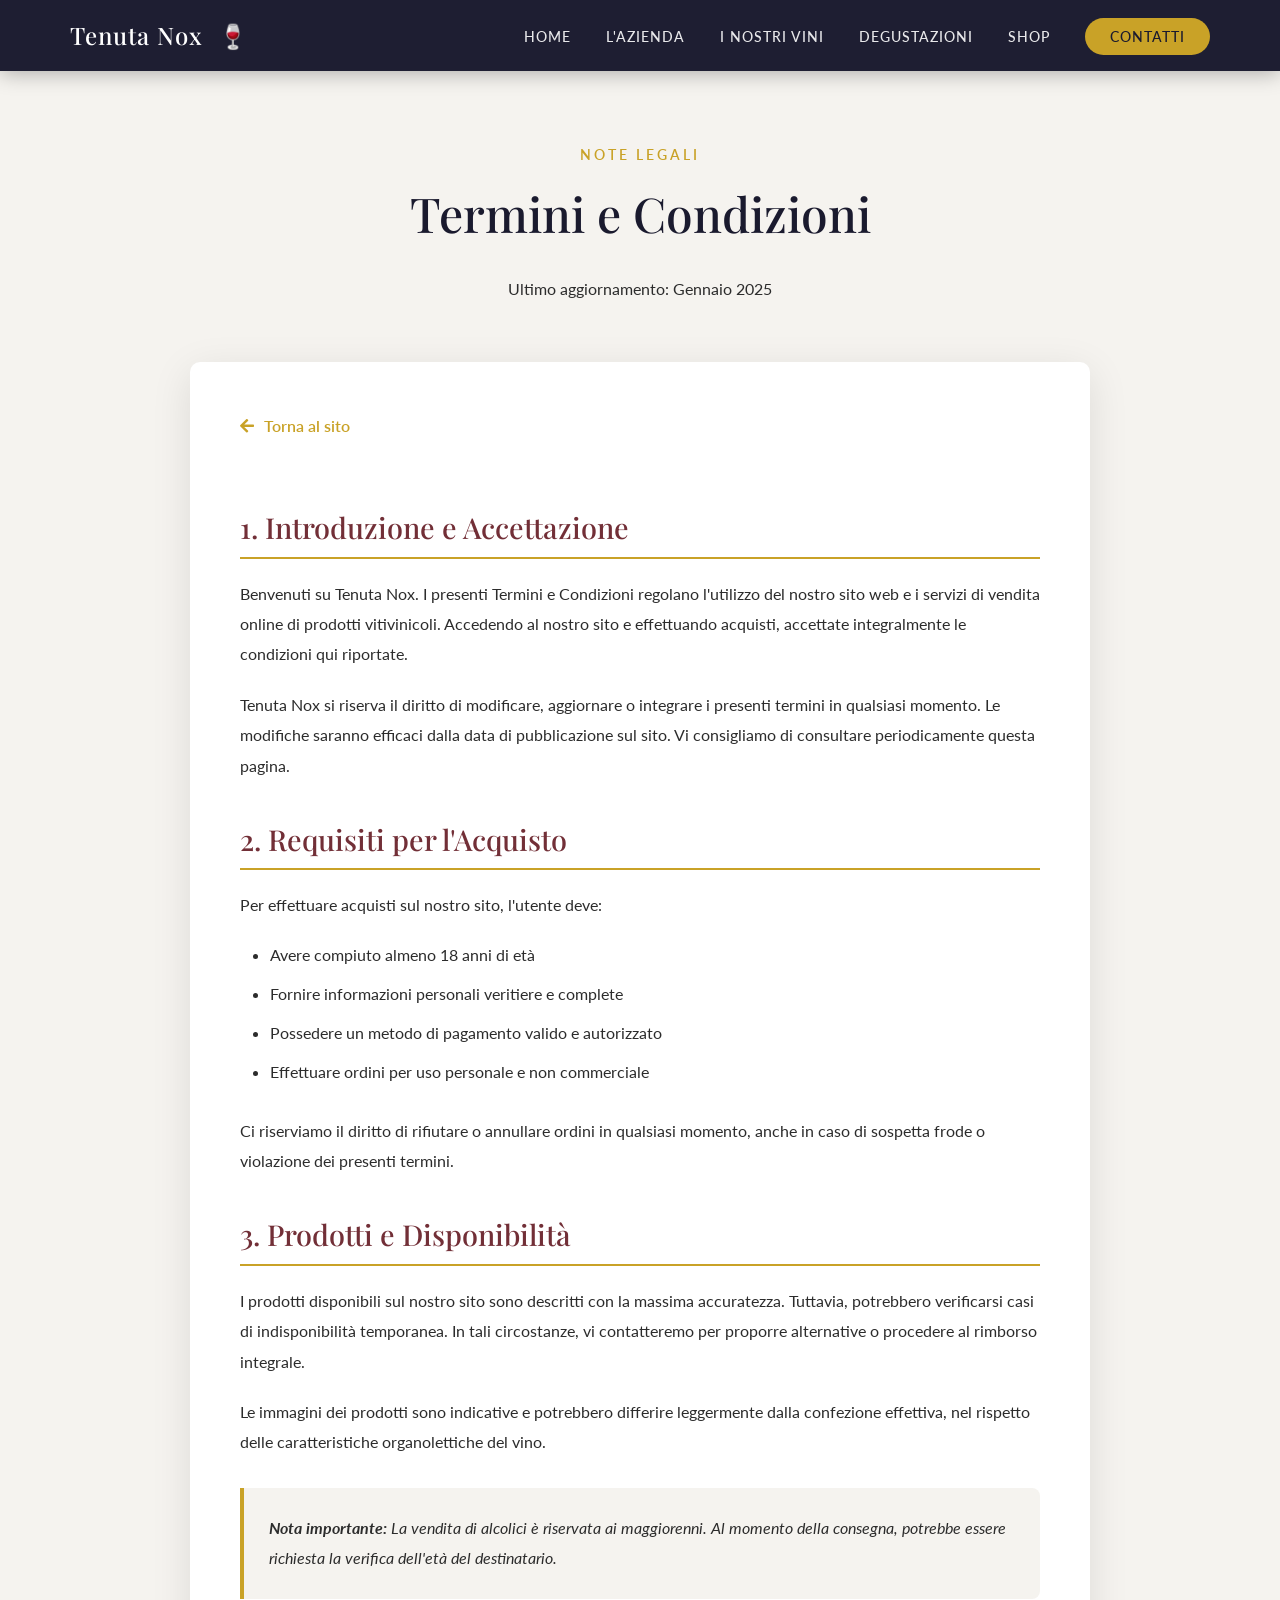
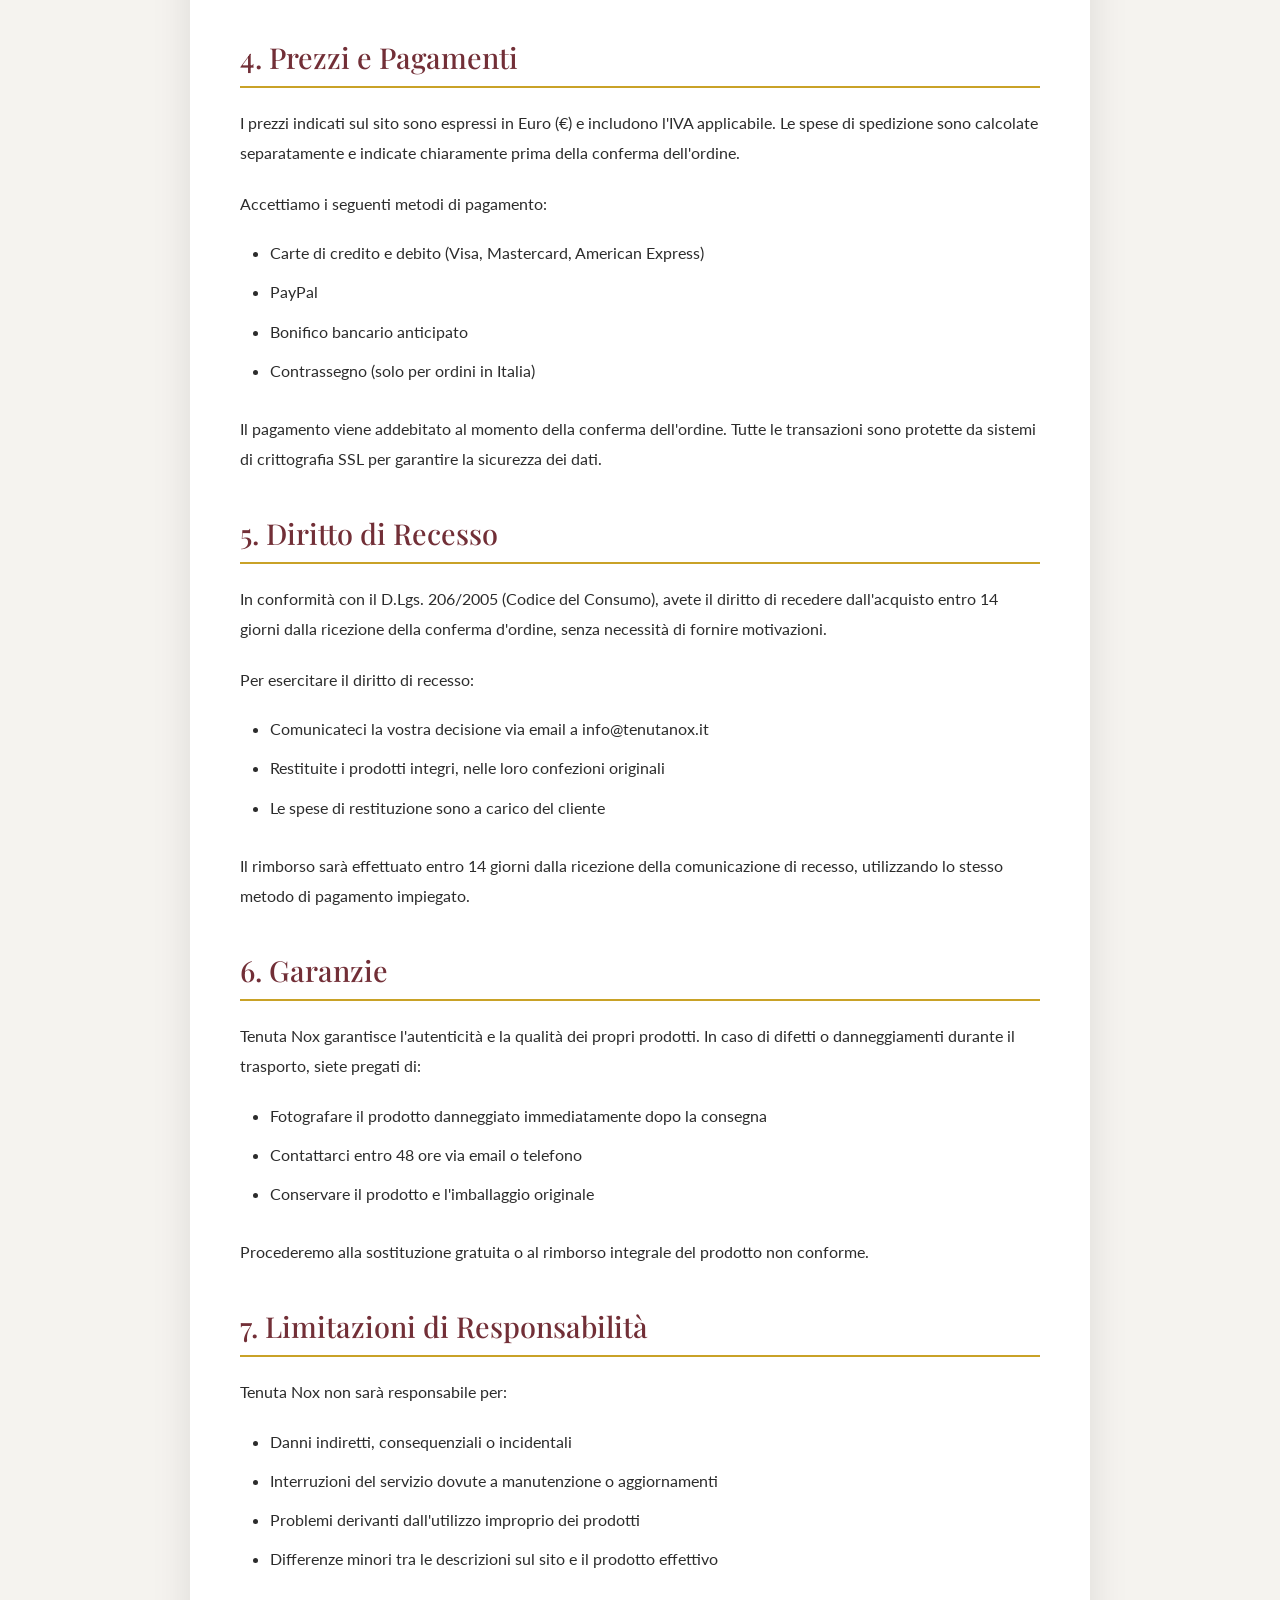
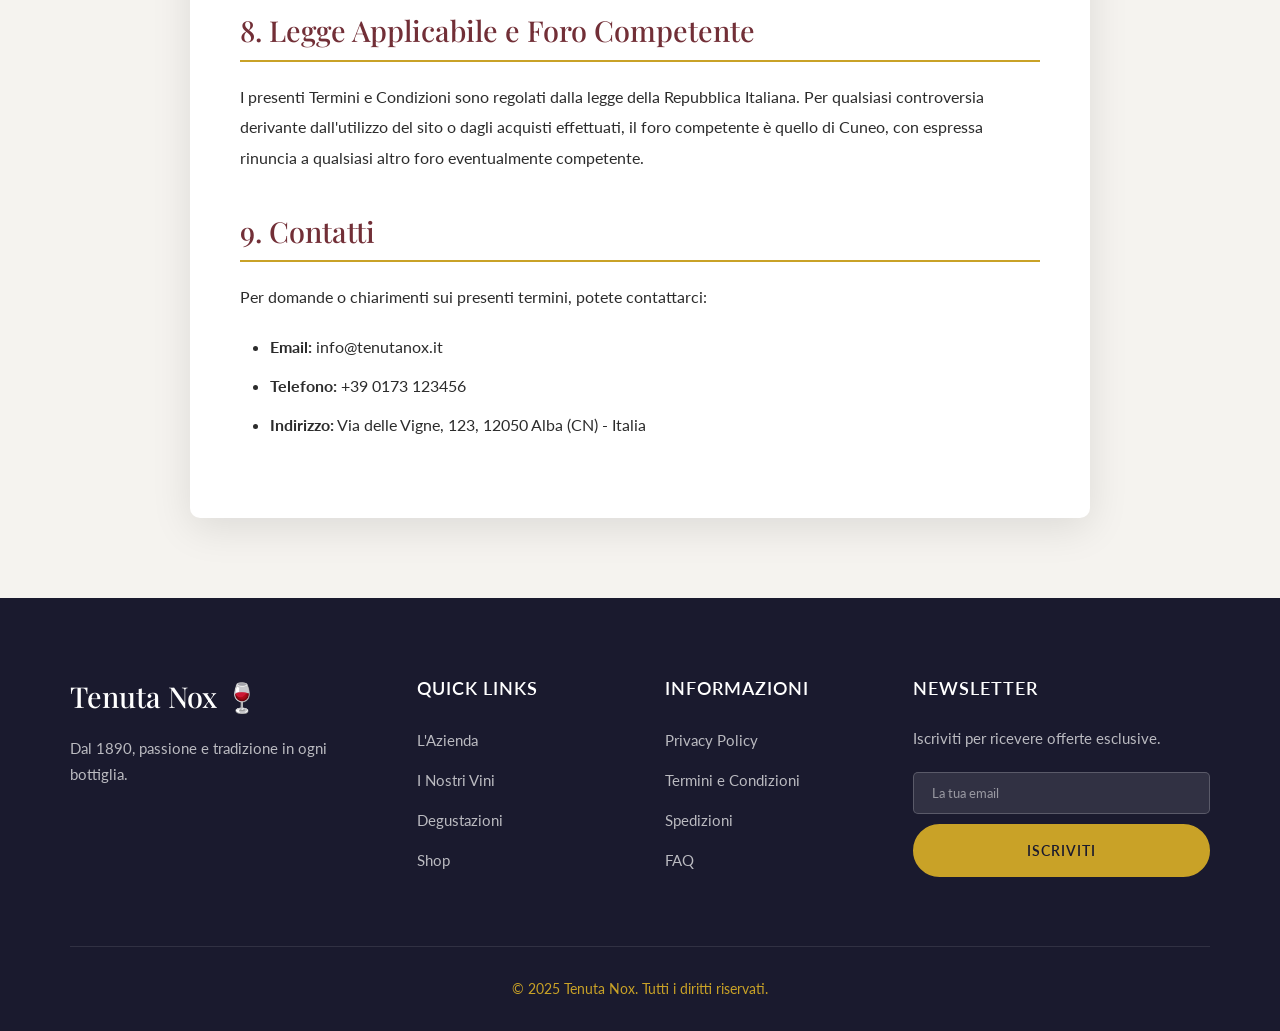
<file: terminiecondizioni.html>
<!DOCTYPE html>
<html lang="it">
<head>
    <meta charset="UTF-8">
    <meta name="viewport" content="width=device-width, initial-scale=1.0">
    <title>Termini e Condizioni | Tenuta Nox</title>
    <link rel="stylesheet" href="style.css">
    <link rel="preconnect" href="https://fonts.googleapis.com">
    <link rel="preconnect" href="https://fonts.gstatic.com" crossorigin>
    <link href="https://fonts.googleapis.com/css2?family=Playfair+Display:ital,wght@0,400;0,500;0,600;1,400&family=Lato:wght@300;400;500&display=swap" rel="stylesheet">
    <link rel="stylesheet" href="https://use.fontawesome.com/releases/v5.3.1/css/all.css" integrity="sha384-mzrmE5qonljUremFsqc01SB46JvROS7bZs3IO2EmfFsd15uHvIt+Y8vEf7N7fWAU" crossorigin="anonymous">
    <style>
        .info-page {
            padding: 140px 0 80px;
            background: var(--bg-cream);
            min-height: 100vh;
        }
        
        .info-page-header {
            text-align: center;
            margin-bottom: 60px;
        }
        
        .info-page-header .section-subtitle {
            text-align: center;
        }
        
        .info-page-header .section-title {
            text-align: center;
            font-size: 3rem;
            margin-bottom: 30px;
        }
        
        .info-content {
            background: var(--white);
            padding: 50px;
            border-radius: 10px;
            box-shadow: var(--shadow);
            max-width: 900px;
            margin: 0 auto;
        }
        
        .info-content h2 {
            font-family: 'Playfair Display', serif;
            font-size: 1.8rem;
            color: var(--burgundy);
            margin: 40px 0 20px;
            padding-bottom: 10px;
            border-bottom: 2px solid var(--primary-gold);
        }
        
        .info-content h2:first-child {
            margin-top: 0;
        }
        
        .info-content p {
            color: var(--text-dark);
            margin-bottom: 20px;
            line-height: 1.9;
        }
        
        .info-content ul {
            margin: 20px 0 30px 30px;
            list-style: disc;
        }
        
        .info-content li {
            color: var(--text-dark);
            margin-bottom: 12px;
            line-height: 1.7;
        }
        
        .info-content .back-link {
            display: inline-flex;
            align-items: center;
            gap: 10px;
            margin-bottom: 30px;
            color: var(--primary-gold);
            font-weight: 600;
            transition: var(--transition);
        }
        
        .info-content .back-link:hover {
            color: var(--burgundy);
        }
        
        .info-content .highlight-box {
            background: var(--bg-cream);
            border-left: 4px solid var(--primary-gold);
            padding: 25px;
            margin: 30px 0;
            border-radius: 0 8px 8px 0;
        }
        
        .info-content .highlight-box p {
            margin-bottom: 0;
            font-style: italic;
        }
        
        @media (max-width: 768px) {
            .info-content {
                padding: 30px 20px;
            }
            
            .info-page-header .section-title {
                font-size: 2.2rem;
            }
        }
    </style>
</head>
<body>
    <!-- Navigation -->
    <nav class="main-nav scrolled">
        <div class="nav-container">
            <a href="index.html" class="nav-logo">
                Tenuta Nox <span class="logo-icon">🍷</span>
            </a>
            <ul class="nav-menu">
                <li><a href="index.html#home" class="nav-link">Home</a></li>
                <li><a href="index.html#azienda" class="nav-link">L'Azienda</a></li>
                <li><a href="index.html#vini" class="nav-link">I Nostri Vini</a></li>
                <li><a href="index.html#degustazioni" class="nav-link">Degustazioni</a></li>
                <li><a href="index.html#shop" class="nav-link">Shop</a></li>
                <li><a href="index.html#contatti" class="nav-link nav-cta">Contatti</a></li>
            </ul>
            <button class="nav-toggle" aria-label="Menu">
                <span></span>
                <span></span>
                <span></span>
            </button>
        </div>
    </nav>

    <!-- Termini e Condizioni Content -->
    <section class="info-page">
        <div class="container">
            <div class="info-page-header">
                <span class="section-subtitle">Note Legali</span>
                <h1 class="section-title">Termini e Condizioni</h1>
                <p>Ultimo aggiornamento: Gennaio 2025</p>
            </div>
            
            <div class="info-content">
                <a href="index.html" class="back-link">
                    <i class="fas fa-arrow-left"></i> Torna al sito
                </a>
                
                <h2>1. Introduzione e Accettazione</h2>
                <p>Benvenuti su Tenuta Nox. I presenti Termini e Condizioni regolano l'utilizzo del nostro sito web e i servizi di vendita online di prodotti vitivinicoli. Accedendo al nostro sito e effettuando acquisti, accettate integralmente le condizioni qui riportate.</p>
                <p>Tenuta Nox si riserva il diritto di modificare, aggiornare o integrare i presenti termini in qualsiasi momento. Le modifiche saranno efficaci dalla data di pubblicazione sul sito. Vi consigliamo di consultare periodicamente questa pagina.</p>
                
                <h2>2. Requisiti per l'Acquisto</h2>
                <p>Per effettuare acquisti sul nostro sito, l'utente deve:</p>
                <ul>
                    <li>Avere compiuto almeno 18 anni di età</li>
                    <li>Fornire informazioni personali veritiere e complete</li>
                    <li>Possedere un metodo di pagamento valido e autorizzato</li>
                    <li>Effettuare ordini per uso personale e non commerciale</li>
                </ul>
                <p>Ci riserviamo il diritto di rifiutare o annullare ordini in qualsiasi momento, anche in caso di sospetta frode o violazione dei presenti termini.</p>
                
                <h2>3. Prodotti e Disponibilità</h2>
                <p>I prodotti disponibili sul nostro sito sono descritti con la massima accuratezza. Tuttavia, potrebbero verificarsi casi di indisponibilità temporanea. In tali circostanze, vi contatteremo per proporre alternative o procedere al rimborso integrale.</p>
                <p>Le immagini dei prodotti sono indicative e potrebbero differire leggermente dalla confezione effettiva, nel rispetto delle caratteristiche organolettiche del vino.</p>
                
                <div class="highlight-box">
                    <p><strong>Nota importante:</strong> La vendita di alcolici è riservata ai maggiorenni. Al momento della consegna, potrebbe essere richiesta la verifica dell'età del destinatario.</p>
                </div>
                
                <h2>4. Prezzi e Pagamenti</h2>
                <p>I prezzi indicati sul sito sono espressi in Euro (€) e includono l'IVA applicabile. Le spese di spedizione sono calcolate separatamente e indicate chiaramente prima della conferma dell'ordine.</p>
                <p>Accettiamo i seguenti metodi di pagamento:</p>
                <ul>
                    <li>Carte di credito e debito (Visa, Mastercard, American Express)</li>
                    <li>PayPal</li>
                    <li>Bonifico bancario anticipato</li>
                    <li>Contrassegno (solo per ordini in Italia)</li>
                </ul>
                <p>Il pagamento viene addebitato al momento della conferma dell'ordine. Tutte le transazioni sono protette da sistemi di crittografia SSL per garantire la sicurezza dei dati.</p>
                
                <h2>5. Diritto di Recesso</h2>
                <p>In conformità con il D.Lgs. 206/2005 (Codice del Consumo), avete il diritto di recedere dall'acquisto entro 14 giorni dalla ricezione della conferma d'ordine, senza necessità di fornire motivazioni.</p>
                <p>Per esercitare il diritto di recesso:</p>
                <ul>
                    <li>Comunicateci la vostra decisione via email a info@tenutanox.it</li>
                    <li>Restituite i prodotti integri, nelle loro confezioni originali</li>
                    <li>Le spese di restituzione sono a carico del cliente</li>
                </ul>
                <p>Il rimborso sarà effettuato entro 14 giorni dalla ricezione della comunicazione di recesso, utilizzando lo stesso metodo di pagamento impiegato.</p>
                
                <h2>6. Garanzie</h2>
                <p>Tenuta Nox garantisce l'autenticità e la qualità dei propri prodotti. In caso di difetti o danneggiamenti durante il trasporto, siete pregati di:</p>
                <ul>
                    <li>Fotografare il prodotto danneggiato immediatamente dopo la consegna</li>
                    <li>Contattarci entro 48 ore via email o telefono</li>
                    <li>Conservare il prodotto e l'imballaggio originale</li>
                </ul>
                <p>Procederemo alla sostituzione gratuita o al rimborso integrale del prodotto non conforme.</p>
                
                <h2>7. Limitazioni di Responsabilità</h2>
                <p>Tenuta Nox non sarà responsabile per:</p>
                <ul>
                    <li>Danni indiretti, consequenziali o incidentali</li>
                    <li>Interruzioni del servizio dovute a manutenzione o aggiornamenti</li>
                    <li>Problemi derivanti dall'utilizzo improprio dei prodotti</li>
                    <li>Differenze minori tra le descrizioni sul sito e il prodotto effettivo</li>
                </ul>
                
                <h2>8. Legge Applicabile e Foro Competente</h2>
                <p>I presenti Termini e Condizioni sono regolati dalla legge della Repubblica Italiana. Per qualsiasi controversia derivante dall'utilizzo del sito o dagli acquisti effettuati, il foro competente è quello di Cuneo, con espressa rinuncia a qualsiasi altro foro eventualmente competente.</p>
                
                <h2>9. Contatti</h2>
                <p>Per domande o chiarimenti sui presenti termini, potete contattarci:</p>
                <ul>
                    <li><strong>Email:</strong> info@tenutanox.it</li>
                    <li><strong>Telefono:</strong> +39 0173 123456</li>
                    <li><strong>Indirizzo:</strong> Via delle Vigne, 123, 12050 Alba (CN) - Italia</li>
                </ul>
            </div>
        </div>
    </section>

    <!-- Footer -->
    <footer class="main-footer">
        <div class="container">
            <div class="footer-grid">
                <div class="footer-brand">
                    <h3>Tenuta Nox 🍷</h3>
                    <p>Dal 1890, passione e tradizione in ogni bottiglia.</p>
                </div>
                <div class="footer-links">
                    <h4>Quick Links</h4>
                    <ul>
                        <li><a href="index.html#azienda">L'Azienda</a></li>
                        <li><a href="index.html#vini">I Nostri Vini</a></li>
                        <li><a href="index.html#degustazioni">Degustazioni</a></li>
                        <li><a href="index.html#shop">Shop</a></li>
                    </ul>
                </div>
                <div class="footer-links">
                    <h4>Informazioni</h4>
                    <ul>
                        <li><a href="privacy.html">Privacy Policy</a></li>
                        <li><a href="terminiecondizioni.html">Termini e Condizioni</a></li>
                        <li><a href="spedizioni.html">Spedizioni</a></li>
                        <li><a href="index.html#faq">FAQ</a></li>
                    </ul>
                </div>
                <div class="footer-newsletter">
                    <h4>Newsletter</h4>
                    <p>Iscriviti per ricevere offerte esclusive.</p>
                    <form class="newsletter-form">
                        <input type="email" placeholder="La tua email">
                        <button type="submit" class="btn btn-primary">Iscriviti</button>
                    </form>
                </div>
            </div>
            <div class="footer-bottom">
                <p>&copy; 2025 Tenuta Nox. Tutti i diritti riservati.</p>
            </div>
        </div>
    </footer>

    <script src="script.js"></script>
</body>
</html>
</file>
<file: style.css>
/* ============================================
   TENUTA NOX - Premium Wine Website
   Design ispirato a Le Vigne di Raito
   ============================================ */

/* CSS Variables */
:root {
    --primary-gold: #c9a227;
    --primary-gold-dark: #a8861c;
    --burgundy: #722f37;
    --burgundy-dark: #5a252c;
    --dark-blue: #1a1a2e;
    --text-dark: #2c2c2c;
    --text-light: #6b6b6b;
    --bg-light: #fafafa;
    --bg-cream: #f5f3ef;
    --white: #ffffff;
    --transition: all 0.3s ease;
    --shadow: 0 10px 40px rgba(0, 0, 0, 0.1);
    --shadow-hover: 0 20px 60px rgba(0, 0, 0, 0.15);
}

/* Reset & Base */
*, *::before, *::after {
    margin: 0;
    padding: 0;
    box-sizing: border-box;
}

html {
    scroll-behavior: smooth;
}

body {
    font-family: 'Lato', sans-serif;
    font-size: 16px;
    line-height: 1.7;
    color: var(--text-dark);
    background-color: var(--white);
    overflow-x: hidden;
}

h1, h2, h3, h4, h5, h6 {
    font-family: 'Playfair Display', serif;
    font-weight: 500;
    line-height: 1.3;
    color: var(--text-dark);
}

a {
    text-decoration: none;
    color: inherit;
    transition: var(--transition);
}

ul {
    list-style: none;
}

img {
    max-width: 100%;
    height: auto;
    display: block;
}

.container {
    max-width: 1200px;
    margin: 0 auto;
    padding: 0 30px;
}

/* ============================================
   NAVIGATION
   ============================================ */
.main-nav {
    position: fixed;
    top: 0;
    left: 0;
    right: 0;
    z-index: 1000;
    background: transparent;
    padding: 20px 0;
    transition: var(--transition);
}

.main-nav.scrolled {
    background: rgba(26, 26, 46, 0.98);
    padding: 15px 0;
    box-shadow: 0 2px 20px rgba(0, 0, 0, 0.3);
}

.nav-container {
    max-width: 1200px;
    margin: 0 auto;
    padding: 0 30px;
    display: flex;
    justify-content: space-between;
    align-items: center;
}

.nav-logo {
    font-family: 'Playfair Display', serif;
    font-size: 1.5rem;
    font-weight: 500;
    color: var(--white);
    letter-spacing: 1px;
}

.logo-icon {
    margin-left: 8px;
}

.nav-menu {
    display: flex;
    gap: 35px;
    align-items: center;
}

.nav-link {
    font-size: 0.9rem;
    font-weight: 500;
    color: rgba(255, 255, 255, 0.9);
    text-transform: uppercase;
    letter-spacing: 1px;
    position: relative;
    padding: 5px 0;
}

.nav-link::after {
    content: '';
    position: absolute;
    bottom: 0;
    left: 0;
    width: 0;
    height: 2px;
    background: var(--primary-gold);
    transition: var(--transition);
}

.nav-link:hover::after,
.nav-link.active::after {
    width: 100%;
}

.nav-link:hover {
    color: var(--primary-gold);
}

.nav-cta {
    background: var(--primary-gold);
    color: var(--dark-blue) !important;
    padding: 10px 25px !important;
    border-radius: 30px;
}

.nav-cta:hover {
    background: var(--primary-gold-dark);
}

.nav-cta::after {
    display: none;
}

.nav-toggle {
    display: none;
    flex-direction: column;
    gap: 5px;
    background: none;
    border: none;
    cursor: pointer;
    padding: 5px;
}

.nav-toggle span {
    width: 25px;
    height: 2px;
    background: var(--white);
    transition: var(--transition);
}

/* ============================================
   HERO SECTION
   ============================================ */
.hero {
    position: relative;
    min-height: 100vh;
    display: flex;
    align-items: center;
    justify-content: center;
    overflow: hidden;
}

.hero-bg {
    position: absolute;
    top: 0;
    left: 0;
    right: 0;
    bottom: 0;
    background: url('https://images.unsplash.com/photo-1560493676-04071c5f467b?1920_1080') center/cover no-repeat;
    transform: scale(1.1);
    animation: slowZoom 20s infinite alternate;
}

@keyframes slowZoom {
    from { transform: scale(1); }
    to { transform: scale(1.1); }
}

.hero-overlay {
    position: absolute;
    top: 0;
    left: 0;
    right: 0;
    bottom: 0;
    background: linear-gradient(135deg, rgba(26, 26, 46, 0.9) 0%, rgba(114, 47, 55, 0.7) 100%);
}

.hero-content {
    position: relative;
    z-index: 2;
    text-align: center;
    max-width: 800px;
    padding: 0 30px;
}

.hero-subtitle {
    display: inline-block;
    font-size: 0.9rem;
    font-weight: 500;
    color: var(--primary-gold);
    text-transform: uppercase;
    letter-spacing: 4px;
    margin-bottom: 20px;
    padding-bottom: 15px;
    border-bottom: 1px solid rgba(201, 162, 39, 0.3);
}

.hero-title {
    font-size: 5rem;
    font-weight: 500;
    color: var(--white);
    letter-spacing: 3px;
    margin-bottom: 20px;
    text-shadow: 0 4px 30px rgba(0, 0, 0, 0.3);
}

.hero-tagline {
    font-family: 'Playfair Display', serif;
    font-size: 1.8rem;
    font-style: italic;
    color: rgba(255, 255, 255, 0.9);
    margin-bottom: 30px;
}

.hero-description {
    font-size: 1.1rem;
    color: rgba(255, 255, 255, 0.8);
    max-width: 600px;
    margin: 0 auto 40px;
    line-height: 1.8;
}

.hero-buttons {
    display: flex;
    gap: 20px;
    justify-content: center;
    flex-wrap: wrap;
}

.scroll-indicator {
    position: absolute;
    bottom: 40px;
    left: 50%;
    transform: translateX(-50%);
    color: var(--white);
    text-align: center;
    animation: bounce 2s infinite;
}

.scroll-indicator span {
    display: block;
    font-size: 0.8rem;
    text-transform: uppercase;
    letter-spacing: 2px;
    margin-bottom: 10px;
    opacity: 0.7;
}

.scroll-indicator i {
    font-size: 1.2rem;
}

@keyframes bounce {
    0%, 20%, 50%, 80%, 100% { transform: translateX(-50%) translateY(0); }
    40% { transform: translateX(-50%) translateY(-10px); }
    60% { transform: translateX(-50%) translateY(-5px); }
}

/* ============================================
   BUTTONS
   ============================================ */
.btn {
    display: inline-flex;
    align-items: center;
    gap: 10px;
    padding: 16px 35px;
    font-size: 0.9rem;
    font-weight: 600;
    text-transform: uppercase;
    letter-spacing: 1px;
    border-radius: 50px;
    border: 2px solid transparent;
    cursor: pointer;
    transition: var(--transition);
    font-family: 'Lato', sans-serif;
}

.btn-primary {
    background: var(--primary-gold);
    color: var(--dark-blue);
    border-color: var(--primary-gold);
}

.btn-primary:hover {
    background: var(--primary-gold-dark);
    border-color: var(--primary-gold-dark);
    transform: translateY(-3px);
    box-shadow: 0 10px 30px rgba(201, 162, 39, 0.4);
}

.btn-secondary {
    background: var(--burgundy);
    color: var(--white);
    border-color: var(--burgundy);
}

.btn-secondary:hover {
    background: var(--burgundy-dark);
    border-color: var(--burgundy-dark);
    transform: translateY(-3px);
    box-shadow: 0 10px 30px rgba(114, 47, 55, 0.4);
}

.btn-accent {
    background: var(--dark-blue);
    color: var(--white);
    border-color: var(--dark-blue);
}

.btn-accent:hover {
    background: transparent;
    color: var(--dark-blue);
    transform: translateY(-3px);
}

.btn-outline {
    background: transparent;
    color: var(--white);
    border-color: var(--white);
}

.btn-outline:hover {
    background: var(--white);
    color: var(--dark-blue);
}

.btn-outline-dark {
    background: transparent;
    color: var(--dark-blue);
    border-color: var(--dark-blue);
}

.btn-outline-dark:hover {
    background: var(--dark-blue);
    color: var(--white);
}

.btn-light {
    background: var(--white);
    color: var(--dark-blue);
    border-color: var(--white);
}

.btn-light:hover {
    background: transparent;
    color: var(--white);
}

.btn-outline-light {
    background: transparent;
    color: var(--white);
    border-color: var(--white);
}

.btn-outline-light:hover {
    background: var(--white);
    color: var(--dark-blue);
}

.btn-full {
    width: 100%;
    justify-content: center;
}

/* ============================================
   SECTION HEADERS
   ============================================ */
.section-header {
    text-align: center;
    max-width: 700px;
    margin: 0 auto 60px;
}

.section-subtitle {
    display: inline-block;
    font-size: 0.85rem;
    font-weight: 600;
    color: var(--primary-gold);
    text-transform: uppercase;
    letter-spacing: 3px;
    margin-bottom: 15px;
}

.section-title {
    font-size: 2.8rem;
    font-weight: 500;
    margin-bottom: 20px;
    color: var(--dark-blue);
}

.section-header p {
    color: var(--text-light);
    font-size: 1.1rem;
}

/* ============================================
   AZIENDA SECTION
   ============================================ */
.azienda {
    padding: 120px 0;
    background: var(--bg-cream);
}

.azienda-grid {
    display: grid;
    grid-template-columns: 1fr 1fr;
    gap: 80px;
    align-items: center;
}

.azienda-image {
    position: relative;
}

.azienda-image::before {
    content: '';
    position: absolute;
    top: 20px;
    left: 20px;
    right: -20px;
    bottom: -20px;
    border: 3px solid var(--primary-gold);
    z-index: 0;
}

.azienda-image img {
    position: relative;
    z-index: 1;
    border-radius: 5px;
    box-shadow: var(--shadow);
}

.azienda-content .section-subtitle {
    text-align: left;
}

.azienda-content .section-title {
    text-align: left;
    font-size: 2.5rem;
}

.azienda-content p {
    color: var(--text-light);
    margin-bottom: 20px;
    font-size: 1.05rem;
}

.azienda-stats {
    display: grid;
    grid-template-columns: repeat(3, 1fr);
    gap: 30px;
    margin-top: 40px;
    padding-top: 40px;
    border-top: 1px solid rgba(0, 0, 0, 0.1);
}

.stat {
    text-align: center;
}

.stat-number {
    display: block;
    font-family: 'Playfair Display', serif;
    font-size: 2.5rem;
    font-weight: 500;
    color: var(--primary-gold);
    margin-bottom: 5px;
}

.stat-label {
    font-size: 0.85rem;
    color: var(--text-light);
    text-transform: uppercase;
    letter-spacing: 1px;
}

/* ============================================
   WINE CATEGORY SECTIONS
   ============================================ */
.wine-category {
    position: relative;
    padding: 100px 0;
    overflow: hidden;
}

/* Vini Rossi - Warm Red Background */
.wine-category[data-category="rossi"] {
    background: #fdf5f5;
}

.wine-category[data-category="rossi"] .wine-category-bg {
    background: linear-gradient(135deg, #fdf5f5 0%, #f8e8e8 100%);
}

/* Vini Bianchi - Fresh White Background */
.wine-category[data-category="bianchi"] {
    background: #f8fbfd;
}

.wine-category[data-category="bianchi"] .wine-category-bg {
    background: linear-gradient(135deg, #f8fbfd 0%, #eef5f9 100%);
}

/* Spumanti - Light Gold Background */
.wine-category[data-category="spumanti"] {
    background: #fefdf8;
}

.wine-category[data-category="spumanti"] .wine-category-bg {
    background: linear-gradient(135deg, #fefdf8 0%, #faf5e8 100%);
}

/* Passiti - Warm Amber Background */
.wine-category[data-category="passiti"] {
    background: #fdf9f5;
}

.wine-category[data-category="passiti"] .wine-category-bg {
    background: linear-gradient(135deg, #fdf9f5 0%, #f8efe8 100%);
}

.wine-category-bg {
    position: absolute;
    top: 0;
    left: 0;
    right: 0;
    bottom: 0;
    z-index: -2;
}

.wine-category-grid {
    display: grid;
    grid-template-columns: 1fr 1fr;
    gap: 80px;
    align-items: center;
}

.wine-category-reverse .wine-category-grid {
    direction: rtl;
}

.wine-category-reverse .wine-category-grid > * {
    direction: ltr;
}

.wine-category-content .section-subtitle {
    text-align: left;
}

.wine-category-content .section-title {
    text-align: left;
    font-size: 2.5rem;
}

.wine-category-content > p {
    color: var(--text-light);
    margin-bottom: 30px;
    font-size: 1.05rem;
}

.wine-list {
    margin-bottom: 35px;
}

.wine-list li {
    padding: 12px 0;
    border-bottom: 1px solid rgba(0, 0, 0, 0.08);
    font-size: 1rem;
    color: var(--text-dark);
}

.wine-list strong {
    color: var(--burgundy);
}

.wine-category-image {
    position: relative;
}

.wine-category-image img {
    border-radius: 5px;
    box-shadow: var(--shadow);
    transition: var(--transition);
}

.wine-category-image:hover img {
    transform: scale(1.02);
    box-shadow: var(--shadow-hover);
}

/* ============================================
   EXPERIENCES SECTION
   ============================================ */
.experiences {
    padding: 120px 0;
    background: var(--bg-light);
}

.experiences-grid {
    display: grid;
    grid-template-columns: repeat(3, 1fr);
    gap: 30px;
}

.experience-card {
    background: var(--white);
    padding: 40px 30px;
    border-radius: 10px;
    text-align: center;
    box-shadow: var(--shadow);
    transition: var(--transition);
    position: relative;
}

.experience-card:hover {
    transform: translateY(-10px);
    box-shadow: var(--shadow-hover);
}

.experience-card.featured {
    background: var(--dark-blue);
    color: var(--white);
    transform: scale(1.05);
}

.experience-card.featured:hover {
    transform: scale(1.05) translateY(-10px);
}

.experience-badge {
    position: absolute;
    top: -12px;
    left: 50%;
    transform: translateX(-50%);
    background: var(--primary-gold);
    color: var(--dark-blue);
    padding: 6px 20px;
    font-size: 0.75rem;
    font-weight: 600;
    text-transform: uppercase;
    letter-spacing: 1px;
    border-radius: 20px;
}

.experience-icon {
    width: 70px;
    height: 70px;
    background: rgba(201, 162, 39, 0.1);
    border-radius: 50%;
    display: flex;
    align-items: center;
    justify-content: center;
    margin: 0 auto 25px;
}

.experience-card.featured .experience-icon {
    background: rgba(201, 162, 39, 0.2);
}

.experience-icon i {
    font-size: 1.8rem;
    color: var(--primary-gold);
}

.experience-card h3 {
    font-size: 1.4rem;
    margin-bottom: 15px;
    color: var(--dark-blue);
}

.experience-card.featured h3 {
    color: var(--white);
}

.experience-card p {
    color: var(--text-light);
    font-size: 0.95rem;
    margin-bottom: 20px;
}

.experience-card.featured p {
    color: rgba(255, 255, 255, 0.8);
}

.experience-price {
    display: block;
    font-family: 'Playfair Display', serif;
    font-size: 1.3rem;
    color: var(--primary-gold);
    margin-bottom: 25px;
}

/* ============================================
   SHOP CTA SECTION
   ============================================ */
.shop-cta {
    position: relative;
    padding: 100px 0;
    overflow: hidden;
}

.shop-bg {
    position: absolute;
    top: 0;
    left: 0;
    right: 0;
    bottom: 0;
    background: url('https://images.unsplash.com/photo-1559339352-11d035aa65de?1920_1080') center/cover no-repeat;
}

.shop-cta::before {
    content: '';
    position: absolute;
    top: 0;
    left: 0;
    right: 0;
    bottom: 0;
    background: linear-gradient(135deg, rgba(26, 26, 46, 0.95) 0%, rgba(114, 47, 55, 0.8) 100%);
}

.shop-cta-content {
    position: relative;
    z-index: 2;
    text-align: center;
    max-width: 700px;
    margin: 0 auto;
}

.shop-cta-content h2 {
    font-size: 2.8rem;
    color: var(--white);
    margin-bottom: 20px;
}

.shop-cta-content p {
    font-size: 1.2rem;
    color: rgba(255, 255, 255, 0.9);
    margin-bottom: 40px;
}

.shop-buttons {
    display: flex;
    gap: 20px;
    justify-content: center;
    flex-wrap: wrap;
}

/* ============================================
   CONTATTI SECTION
   ============================================ */
.contatti {
    padding: 120px 0;
    background: var(--bg-cream);
}

.contatti-grid {
    display: grid;
    grid-template-columns: 1fr 1fr;
    gap: 60px;
}

.contatti-info .section-subtitle {
    text-align: left;
}

.contatti-info .section-title {
    text-align: left;
    margin-bottom: 40px;
}

.contatti-details {
    margin-bottom: 40px;
}

.contatto-item {
    display: flex;
    align-items: flex-start;
    gap: 20px;
    margin-bottom: 30px;
}

.contatto-item i {
    width: 50px;
    height: 50px;
    background: rgba(201, 162, 39, 0.1);
    border-radius: 50%;
    display: flex;
    align-items: center;
    justify-content: center;
    color: var(--primary-gold);
    font-size: 1.1rem;
    flex-shrink: 0;
}

.contatto-item strong {
    display: block;
    font-size: 1rem;
    margin-bottom: 5px;
    color: var(--dark-blue);
}

.contatto-item p {
    color: var(--text-light);
    font-size: 0.95rem;
}

.social-links {
    display: flex;
    gap: 15px;
}

.social-link {
    width: 45px;
    height: 45px;
    background: var(--dark-blue);
    border-radius: 50%;
    display: flex;
    align-items: center;
    justify-content: center;
    color: var(--white);
    font-size: 1rem;
    transition: var(--transition);
}

.social-link:hover {
    background: var(--primary-gold);
    transform: translateY(-3px);
}

.contatti-form-wrapper {
    background: var(--white);
    padding: 40px;
    border-radius: 10px;
    box-shadow: var(--shadow);
}

.contatti-form h3 {
    font-size: 1.5rem;
    margin-bottom: 30px;
    text-align: center;
    color: var(--dark-blue);
}

.form-group {
    margin-bottom: 20px;
}

.form-group input,
.form-group textarea {
    width: 100%;
    padding: 15px 20px;
    font-family: 'Lato', sans-serif;
    font-size: 1rem;
    border: 1px solid rgba(0, 0, 0, 0.1);
    border-radius: 5px;
    background: var(--bg-light);
    transition: var(--transition);
}

.form-group input:focus,
.form-group textarea:focus {
    outline: none;
    border-color: var(--primary-gold);
    background: var(--white);
}

.form-group textarea {
    resize: vertical;
    min-height: 120px;
}

/* ============================================
   MAP STYLES
   ============================================ */
.contatti-sidebar {
    display: grid;
    grid-template-columns: 1fr;
    gap: 30px;
}

.contatti-map-wrapper {
    background: var(--white);
    padding: 20px;
    border-radius: 10px;
    box-shadow: var(--shadow);
}

.contatti-map {
    width: 100%;
    height: 250px;
    border-radius: 8px;
    overflow: hidden;
    margin-bottom: 15px;
}

.contatti-map iframe {
    width: 100%;
    height: 100%;
    border-radius: 8px;
}

.map-directions-btn {
    width: 100%;
    justify-content: center;
    font-size: 0.85rem;
    padding: 12px 20px;
}

.map-directions-btn i {
    font-size: 1rem;
}

/* ============================================
   TIMELINE SECTION
   ============================================ */
.timeline-section {
    padding: 120px 0;
    background: var(--bg-cream);
}

.timeline {
    position: relative;
    max-width: 900px;
    margin: 0 auto;
}

.timeline::before {
    content: '';
    position: absolute;
    left: 50%;
    transform: translateX(-50%);
    top: 0;
    bottom: 0;
    width: 3px;
    background: linear-gradient(to bottom, var(--primary-gold), var(--burgundy));
}

.timeline-item {
    position: relative;
    padding: 20px 0;
    width: 50%;
}

.timeline-item:nth-child(odd) {
    padding-right: 50px;
    text-align: right;
}

.timeline-item:nth-child(even) {
    padding-left: 50px;
    margin-left: 50%;
}

.timeline-item::before {
    content: '';
    position: absolute;
    width: 20px;
    height: 20px;
    background: var(--primary-gold);
    border: 4px solid var(--white);
    border-radius: 50%;
    top: 25px;
    box-shadow: 0 0 0 4px rgba(201, 162, 39, 0.3);
}

.timeline-item:nth-child(odd)::before {
    right: -10px;
}

.timeline-item:nth-child(even)::before {
    left: -10px;
}

.timeline-date {
    font-family: 'Playfair Display', serif;
    font-size: 1.8rem;
    font-weight: 600;
    color: var(--primary-gold);
    margin-bottom: 10px;
}

.timeline-content {
    background: var(--white);
    padding: 25px;
    border-radius: 10px;
    box-shadow: var(--shadow);
}

.timeline-content h3 {
    font-size: 1.3rem;
    margin-bottom: 10px;
    color: var(--burgundy);
}

.timeline-content p {
    color: var(--text-light);
    font-size: 0.95rem;
    line-height: 1.7;
}

/* ============================================
   AWARDS SECTION
   ============================================ */
.awards-section {
    padding: 120px 0;
    background: var(--white);
}

.awards-grid {
    display: grid;
    grid-template-columns: repeat(4, 1fr);
    gap: 30px;
}

.award-card {
    background: var(--bg-cream);
    padding: 40px 25px;
    border-radius: 10px;
    text-align: center;
    transition: var(--transition);
    position: relative;
    overflow: hidden;
}

.award-card::before {
    content: '';
    position: absolute;
    top: 0;
    left: 0;
    right: 0;
    height: 4px;
    background: var(--primary-gold);
}

.award-card:hover {
    transform: translateY(-10px);
    box-shadow: var(--shadow-hover);
}

.award-icon {
    width: 70px;
    height: 70px;
    background: rgba(201, 162, 39, 0.1);
    border-radius: 50%;
    display: flex;
    align-items: center;
    justify-content: center;
    margin: 0 auto 20px;
}

.award-icon i {
    font-size: 2rem;
    color: var(--primary-gold);
}

.award-year {
    display: inline-block;
    background: var(--burgundy);
    color: var(--white);
    padding: 5px 15px;
    border-radius: 20px;
    font-size: 0.85rem;
    font-weight: 600;
    margin-bottom: 15px;
}

.award-card h3 {
    font-size: 1.2rem;
    margin-bottom: 8px;
    color: var(--dark-blue);
}

.award-card p {
    font-size: 0.9rem;
    color: var(--text-light);
    margin-bottom: 15px;
}

.award-wine {
    display: block;
    font-style: italic;
    color: var(--burgundy);
    font-size: 0.95rem;
}

/* ============================================
   PAIRINGS SECTION
   ============================================ */
.pairings-section {
    padding: 80px 0;
    background: var(--bg-light);
}

.pairings-alt {
    background: var(--white);
}

.pairings-grid {
    display: grid;
    grid-template-columns: repeat(4, 1fr);
    gap: 25px;
}

.pairing-card {
    background: var(--white);
    padding: 35px 25px;
    border-radius: 10px;
    text-align: center;
    box-shadow: var(--shadow);
    transition: var(--transition);
}

.pairing-card:hover {
    transform: translateY(-5px);
    box-shadow: var(--shadow-hover);
}

.pairing-card i {
    width: 60px;
    height: 60px;
    background: rgba(201, 162, 39, 0.1);
    border-radius: 50%;
    display: flex;
    align-items: center;
    justify-content: center;
    margin: 0 auto 20px;
    font-size: 1.5rem;
    color: var(--primary-gold);
}

.pairing-card h4 {
    font-size: 1.1rem;
    margin-bottom: 10px;
    color: var(--burgundy);
}

.pairing-card p {
    font-size: 0.9rem;
    color: var(--text-light);
}

/* ============================================
   TESTIMONIALS SECTION
   ============================================ */
.testimonials-section {
    padding: 120px 0;
    background: var(--bg-cream);
}

.testimonials-grid {
    display: grid;
    grid-template-columns: repeat(3, 1fr);
    gap: 30px;
}

.testimonial-card {
    background: var(--white);
    padding: 40px 30px;
    border-radius: 10px;
    box-shadow: var(--shadow);
    transition: var(--transition);
}

.testimonial-card:hover {
    transform: translateY(-5px);
    box-shadow: var(--shadow-hover);
}

.testimonial-stars {
    margin-bottom: 20px;
}

.testimonial-stars i {
    color: var(--primary-gold);
    font-size: 1rem;
    margin-right: 3px;
}

.testimonial-text {
    font-style: italic;
    color: var(--text-dark);
    line-height: 1.8;
    margin-bottom: 25px;
    font-size: 1rem;
}

.testimonial-author {
    display: flex;
    align-items: center;
    gap: 15px;
}

.testimonial-avatar {
    width: 50px;
    height: 50px;
    background: var(--primary-gold);
    color: var(--dark-blue);
    border-radius: 50%;
    display: flex;
    align-items: center;
    justify-content: center;
    font-weight: 600;
    font-family: 'Playfair Display', serif;
    font-size: 1rem;
}

.testimonial-author strong {
    display: block;
    color: var(--dark-blue);
    font-size: 1rem;
}

.testimonial-author span {
    font-size: 0.85rem;
    color: var(--text-light);
}

/* ============================================
   FOOTER
   ============================================ */
.main-footer {
    background: var(--dark-blue);
    padding: 80px 0 0;
}

.footer-grid {
    display: grid;
    grid-template-columns: 1.5fr 1fr 1fr 1.5fr;
    gap: 50px;
    padding-bottom: 60px;
    border-bottom: 1px solid rgba(255, 255, 255, 0.1);
}

.footer-brand h3 {
    color: var(--white);
    font-size: 1.8rem;
    margin-bottom: 20px;
}

.footer-brand p {
    color: rgba(255, 255, 255, 0.7);
    font-size: 0.95rem;
}

.footer-links h4,
.footer-newsletter h4 {
    color: var(--white);
    font-size: 1.1rem;
    margin-bottom: 25px;
    font-family: 'Lato', sans-serif;
    font-weight: 600;
    text-transform: uppercase;
    letter-spacing: 1px;
}

.footer-links ul li {
    margin-bottom: 12px;
}

.footer-links ul li a {
    color: rgba(255, 255, 255, 0.7);
    font-size: 0.95rem;
}

.footer-links ul li a:hover {
    color: var(--primary-gold);
    padding-left: 5px;
}

.footer-newsletter p {
    color: rgba(255, 255, 255, 0.7);
    font-size: 0.95rem;
    margin-bottom: 20px;
}

.newsletter-form {
    display: flex;
    flex-direction: column;
    gap: 10px;
}

.newsletter-form input {
    padding: 12px 18px;
    border: 1px solid rgba(255, 255, 255, 0.2);
    border-radius: 5px;
    background: rgba(255, 255, 255, 0.1);
    color: var(--white);
    font-family: 'Lato', sans-serif;
}

.newsletter-form input::placeholder {
    color: rgba(255, 255, 255, 0.5);
}

.newsletter-form input:focus {
    outline: none;
    border-color: var(--primary-gold);
}

.newsletter-form .btn {
    justify-content: center;
}

.footer-bottom {
    padding: 30px 0;
    text-align: center;
}

.footer-bottom p {
    color: var(--primary-gold);
    font-size: 0.9rem;
}

.footer-bottom p a {
    color: var(--primary-gold);
}

.footer-bottom p a:hover {
    text-decoration: underline;
}

.footer-brand {
    color: var(--primary-gold);
}

.footer-credit {
    color: var(--primary-gold);
}

.footer-credit span {
    color: var(--primary-gold);
}

.footer-demo {
    color: var(--primary-gold-dark);
}

.footer-link {
  font-family: 'Playfair Display', serif;
  font-style: italic;
  color: #d4af37;
  text-decoration: none;
  position: relative;
  transition: all 0.3s ease;
}

.footer-link::after {
  content: "";
  position: absolute;
  left: 0;
  bottom: -3px;
  width: 0%;
  height: 1px;
  background-color: #d4af37;
  transition: width 0.3s ease;
}

.footer-link:hover {
  color: #ffffff;
}

.footer-link:hover::after {
  width: 100%;
}


/* ============================================
   RESPONSIVE DESIGN
   ============================================ */
@media (max-width: 1024px) {
    .hero-title {
        font-size: 4rem;
    }
    
    .experiences-grid {
        grid-template-columns: repeat(2, 1fr);
    }
    
    .experience-card.featured {
        transform: none;
    }
    
    .awards-grid {
        grid-template-columns: repeat(2, 1fr);
    }
    
    .pairings-grid {
        grid-template-columns: repeat(2, 1fr);
    }
    
    .testimonials-grid {
        grid-template-columns: repeat(2, 1fr);
    }
    
    .timeline::before {
        left: 30px;
    }
    
    .timeline-item {
        width: 100%;
        padding-left: 80px;
        padding-right: 0;
        text-align: left;
    }
    
    .timeline-item:nth-child(even) {
        margin-left: 0;
    }
    
    .timeline-item:nth-child(odd)::before {
        right: auto;
        left: 20px;
    }
    
    .timeline-item:nth-child(even)::before {
        left: 20px;
    }
}

@media (max-width: 768px) {
    .nav-menu {
        position: fixed;
        top: 0;
        right: -100%;
        width: 100%;
        height: 100vh;
        background: var(--dark-blue);
        flex-direction: column;
        justify-content: center;
        gap: 30px;
        transition: var(--transition);
    }
    
    .nav-menu.active {
        right: 0;
    }
    
    .nav-toggle {
        display: flex;
        z-index: 1001;
    }
    
    .nav-toggle.active span:nth-child(1) {
        transform: rotate(45deg) translate(5px, 5px);
    }
    
    .nav-toggle.active span:nth-child(2) {
        opacity: 0;
    }
    
    .nav-toggle.active span:nth-child(3) {
        transform: rotate(-45deg) translate(5px, -5px);
    }
    
    .hero-title {
        font-size: 3rem;
    }
    
    .section-title {
        font-size: 2.2rem;
    }
    
    .azienda-grid,
    .wine-category-grid,
    .contatti-grid {
        grid-template-columns: 1fr;
    }
    
    .wine-category-reverse .wine-category-grid {
        direction: ltr;
    }
    
    .azienda-image::before {
        display: none;
    }
    
    .experiences-grid,
    .awards-grid,
    .pairings-grid,
    .testimonials-grid {
        grid-template-columns: 1fr;
    }
    
    .footer-grid {
        grid-template-columns: 1fr;
        text-align: center;
    }
    
    .social-links {
        justify-content: center;
    }
    
    .timeline::before {
        left: 20px;
    }
    
    .timeline-item {
        width: 100%;
        padding-left: 60px;
        padding-right: 0;
        text-align: left;
    }
    
    .timeline-item:nth-child(even) {
        margin-left: 0;
    }
    
    .timeline-item:nth-child(odd)::before {
        right: auto;
        left: 10px;
    }
    
    .timeline-item:nth-child(even)::before {
        left: 10px;
    }
}

@media (max-width: 480px) {
    .hero-title {
        font-size: 2.5rem;
    }
    
    .hero-buttons {
        flex-direction: column;
        align-items: center;
    }
    
    .btn {
        width: 100%;
        max-width: 300px;
        justify-content: center;
    }
    
    .azienda-stats {
        grid-template-columns: 1fr;
    }
    
    .contatti-map {
        height: 200px;
    }
    
    .contatti-map-wrapper {
        padding: 15px;
    }
}
</file>
